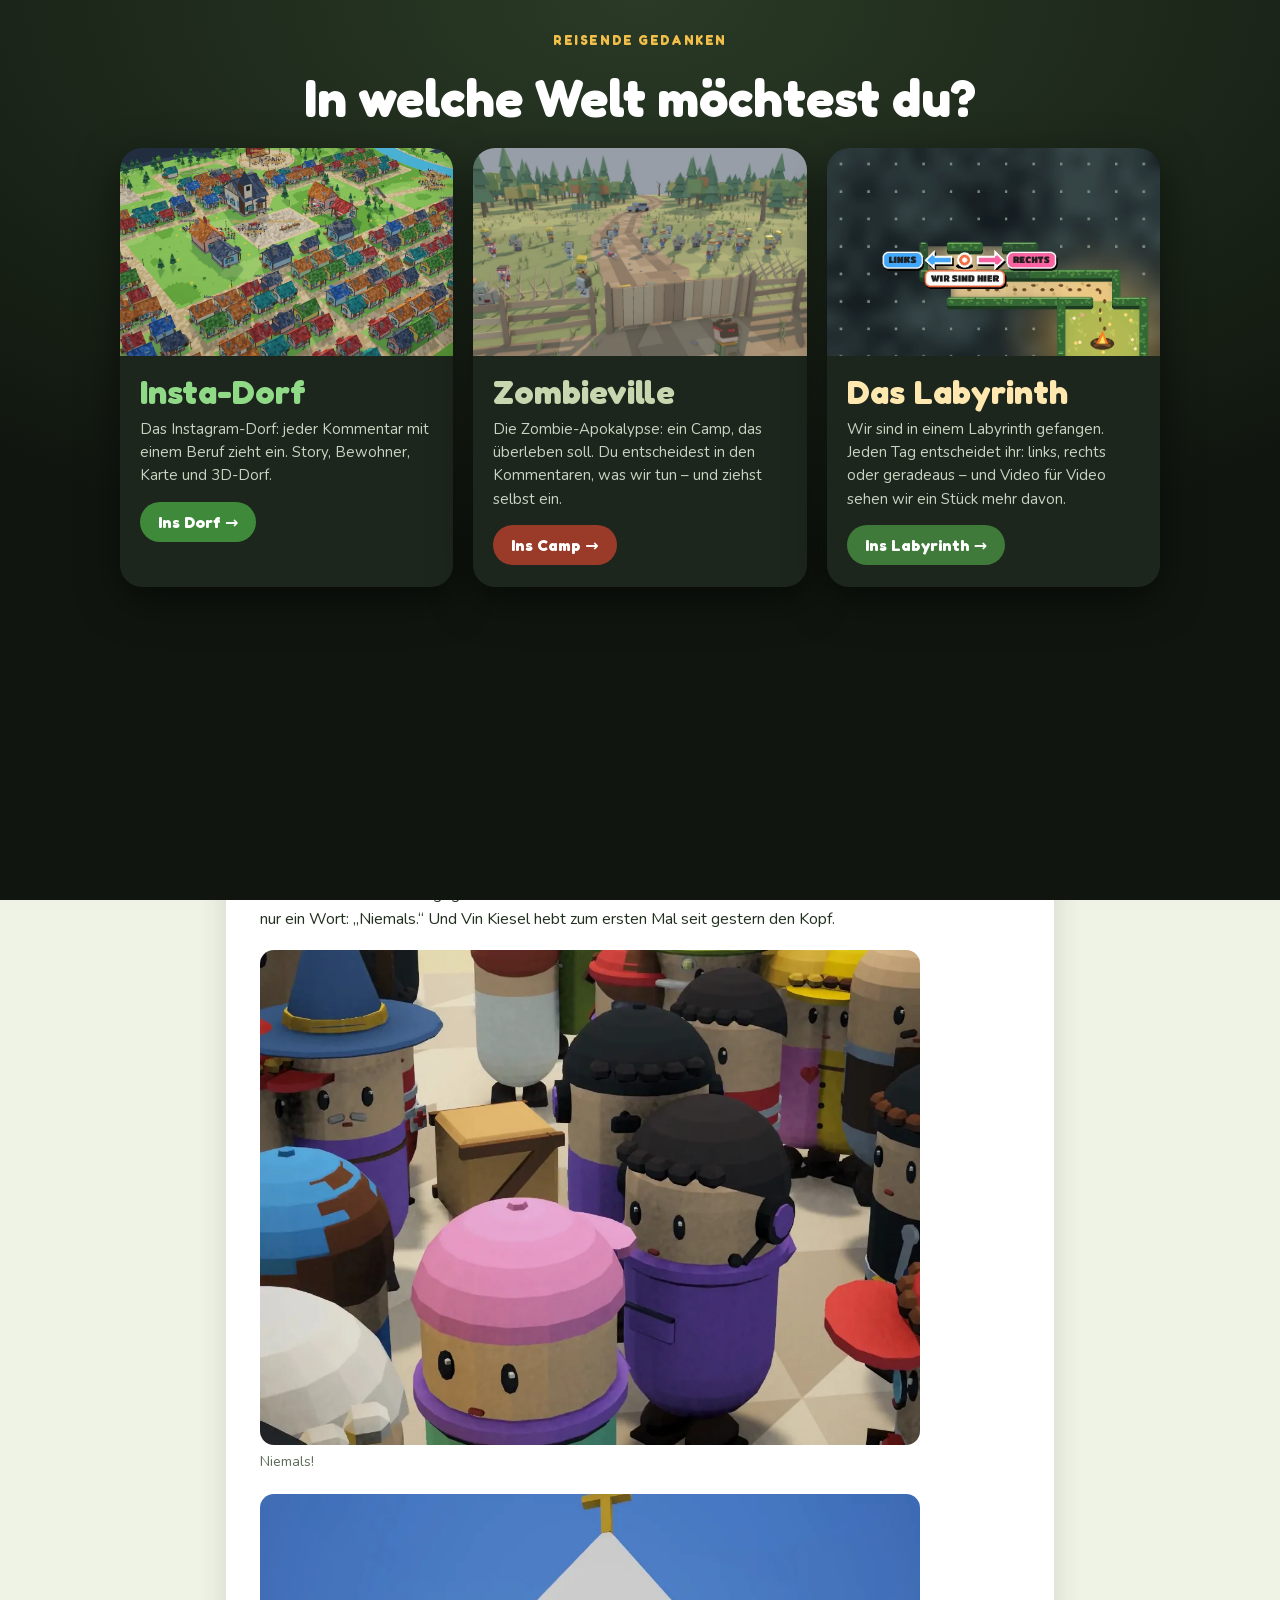
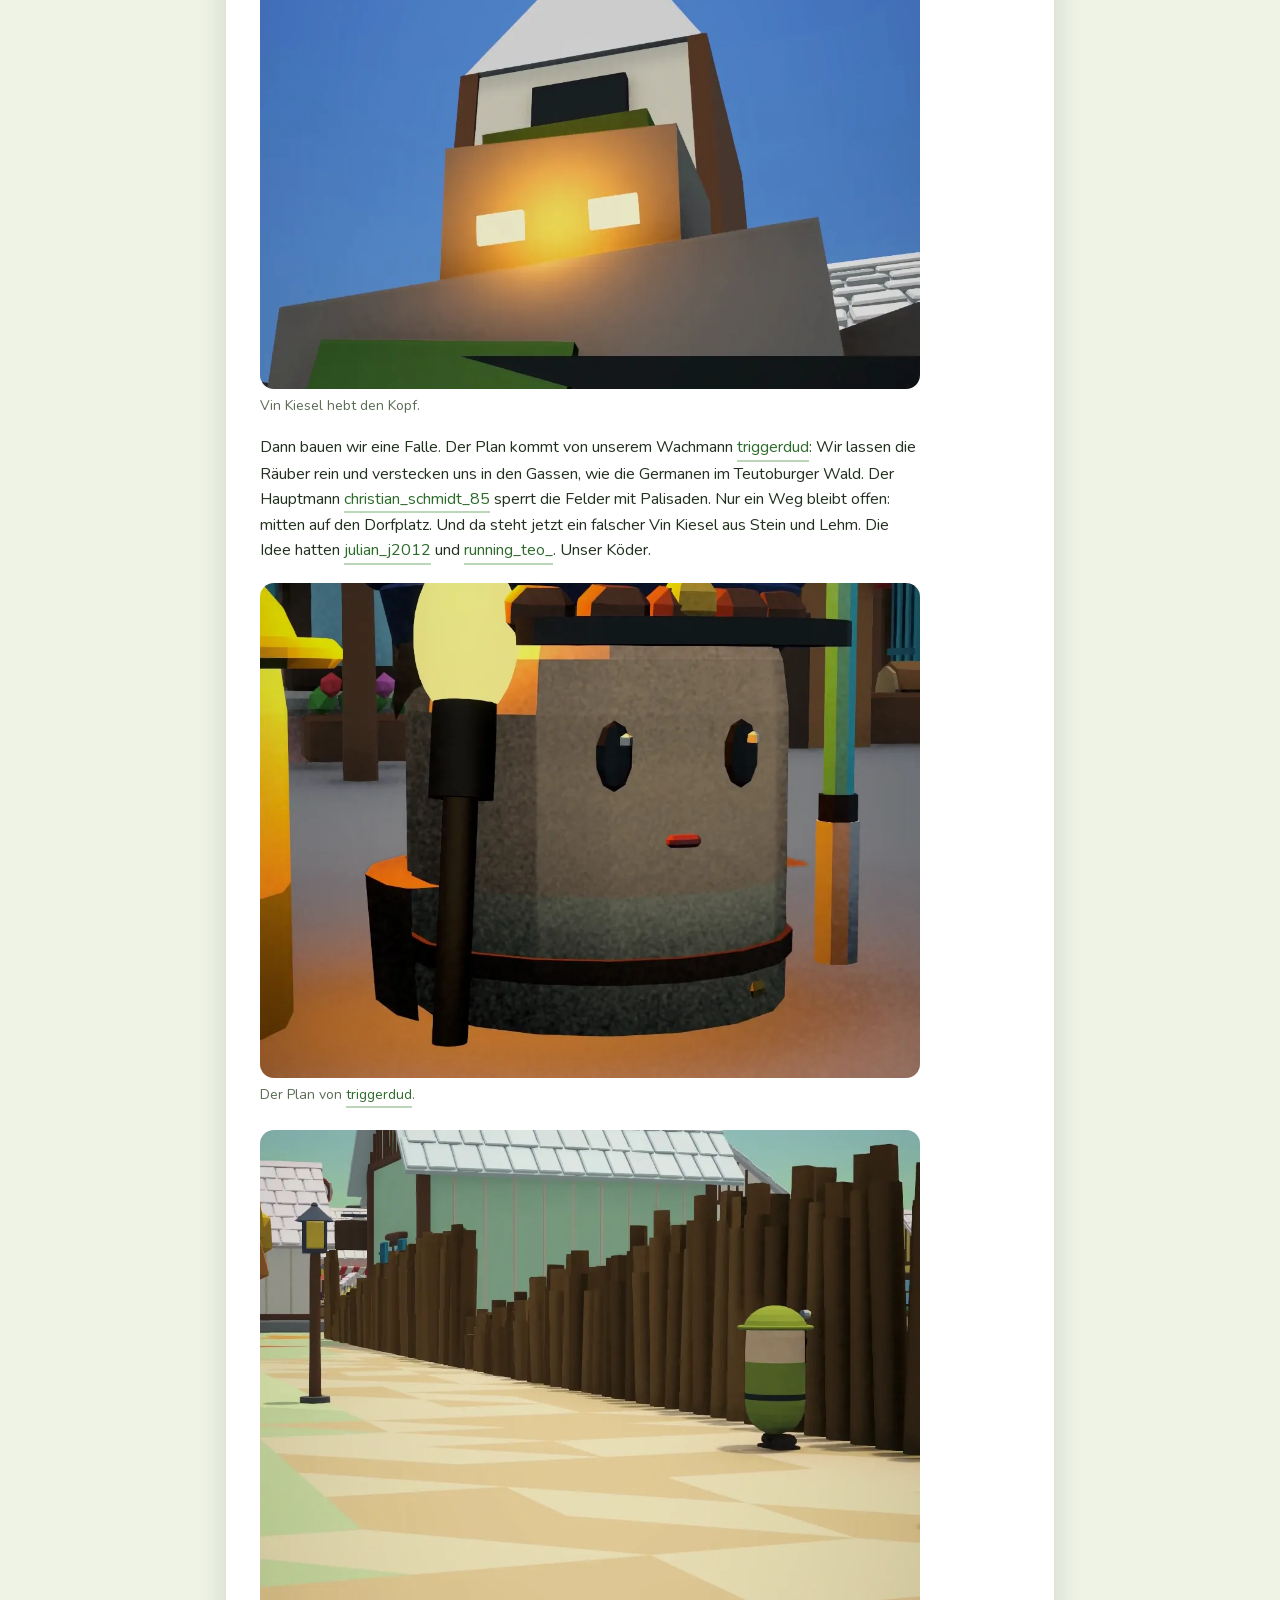
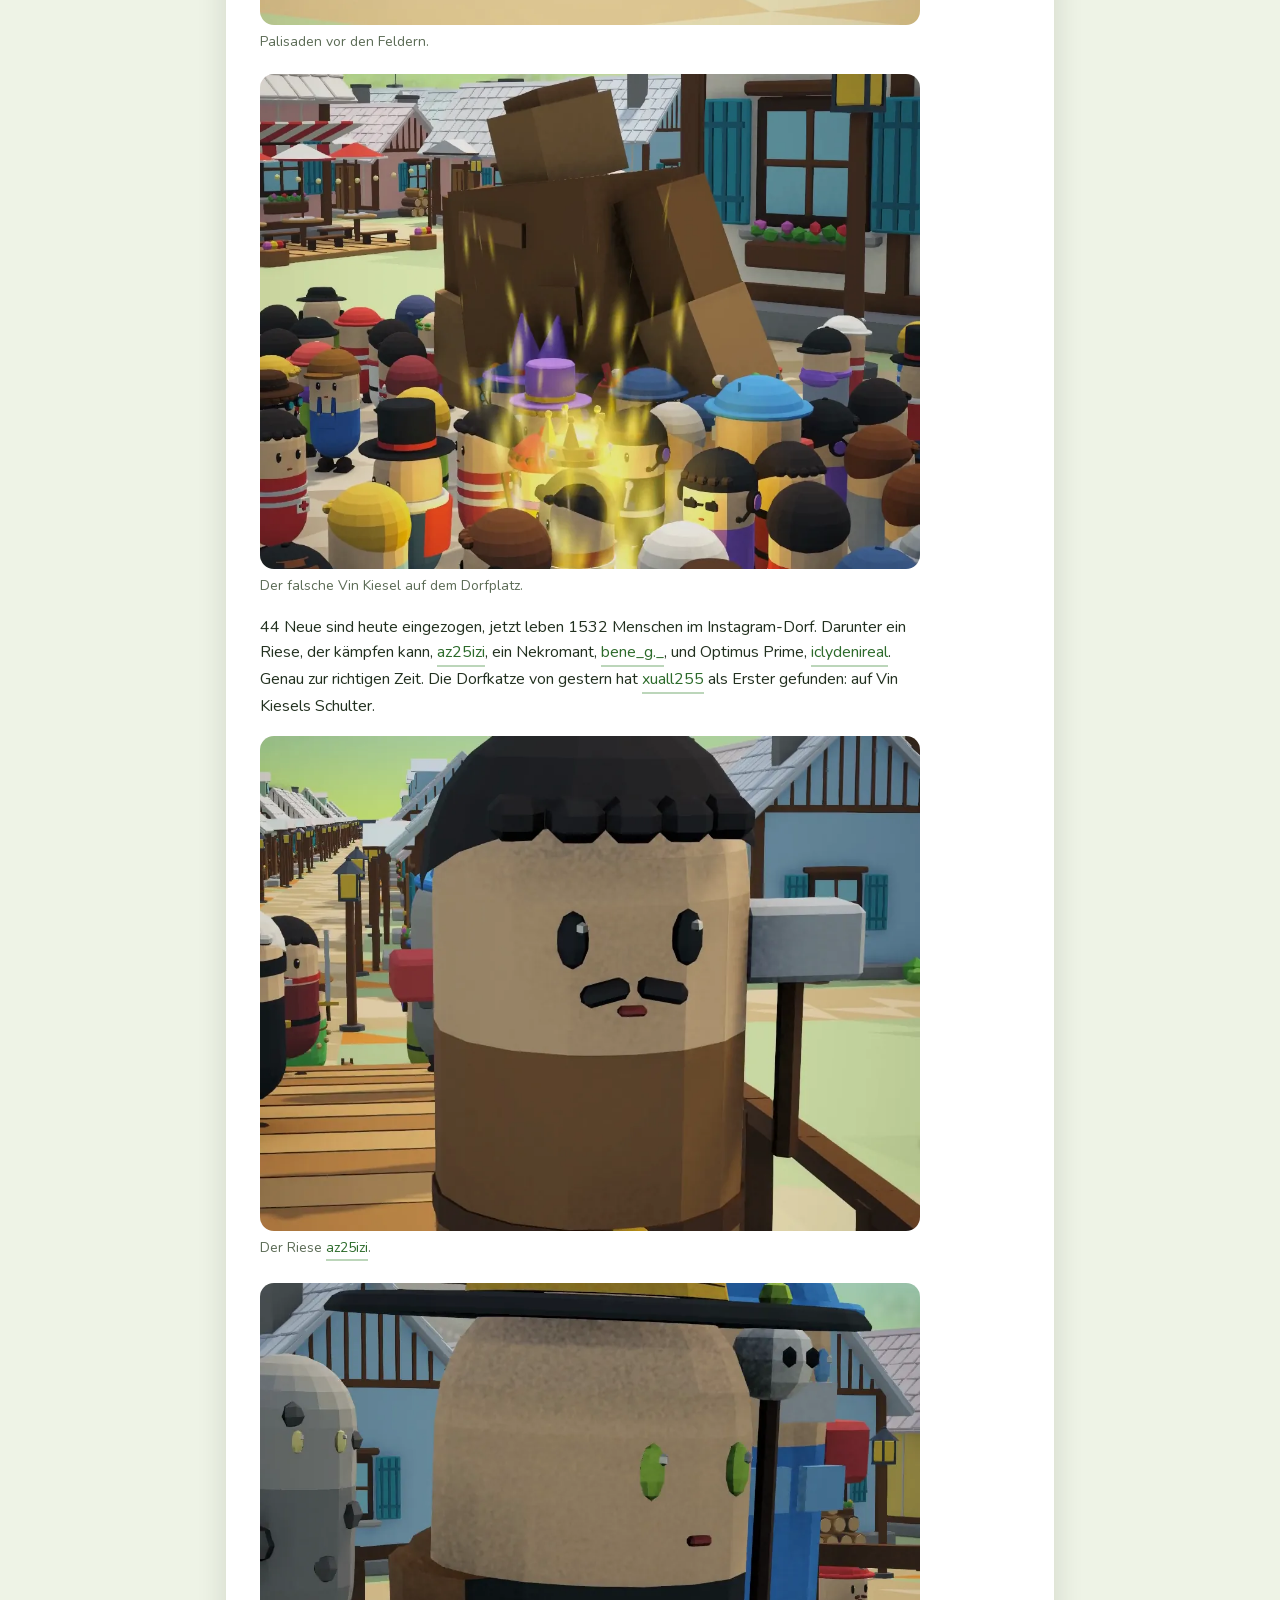
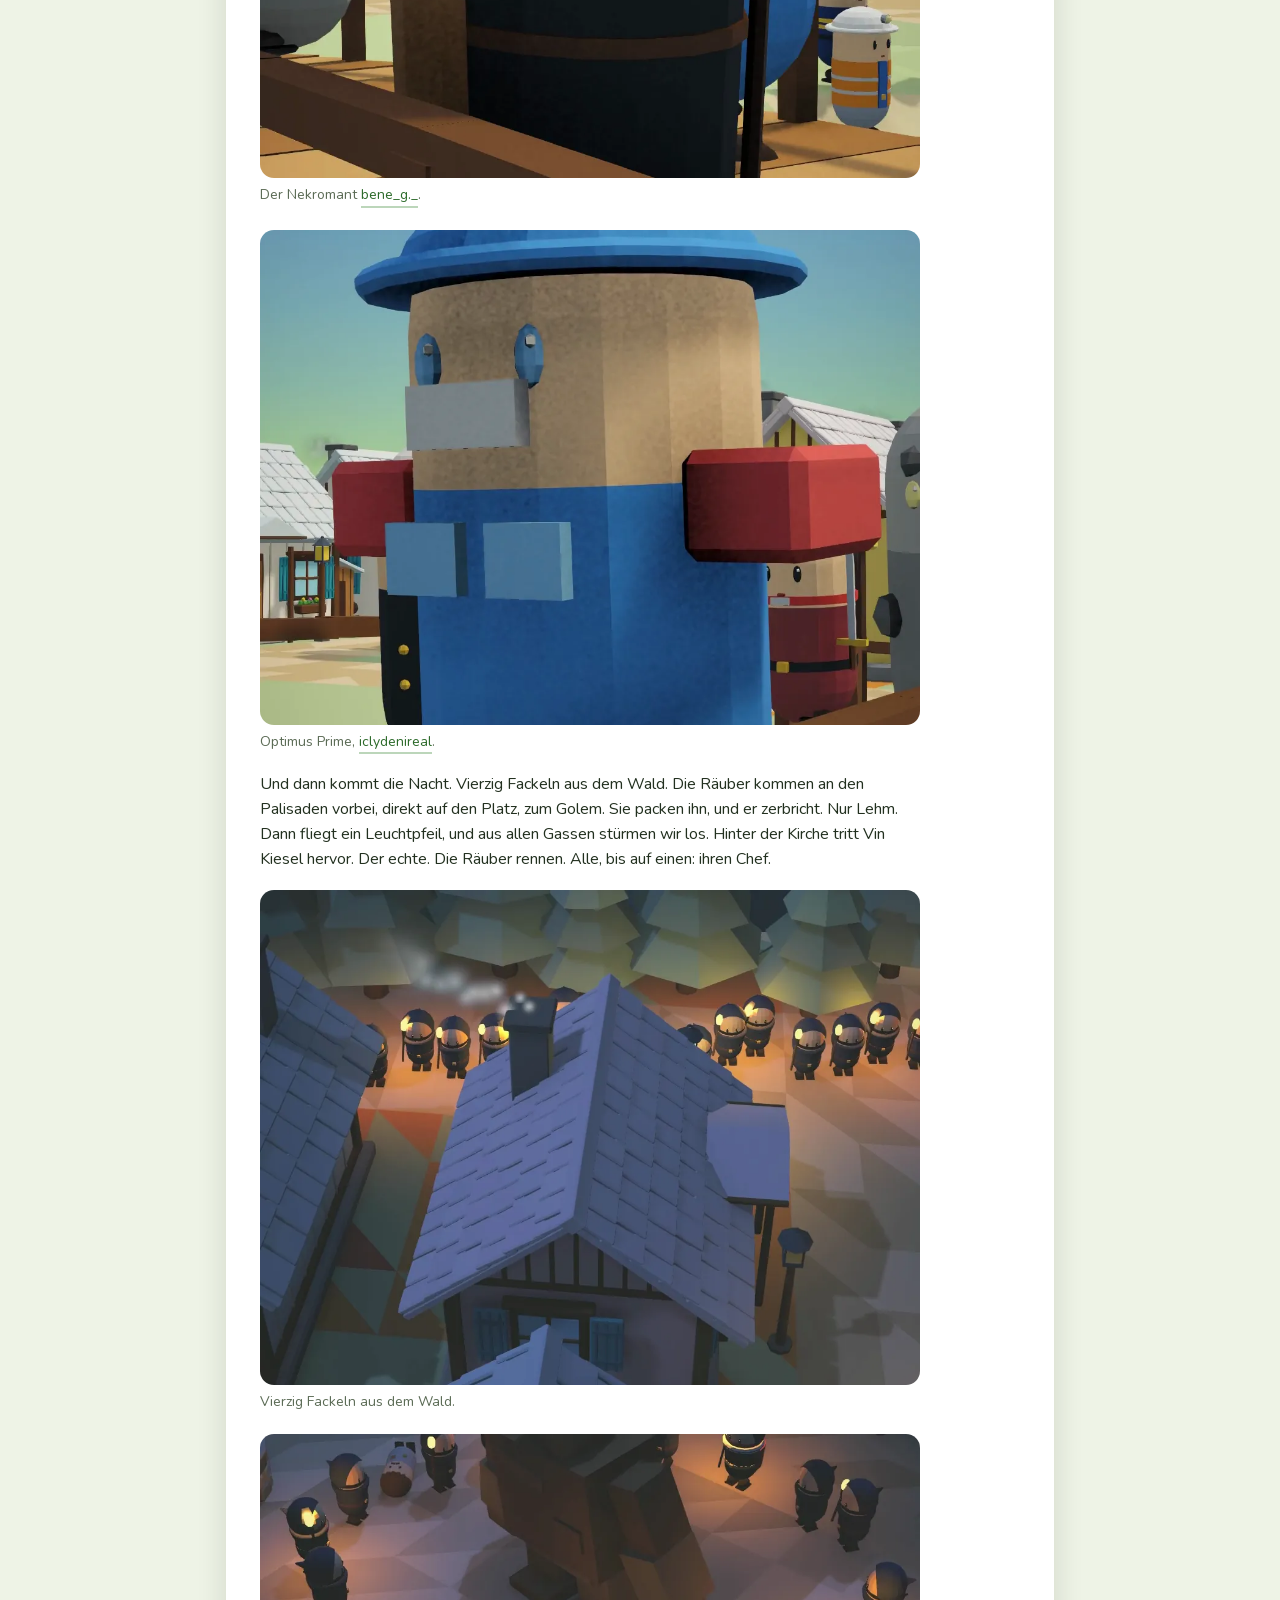
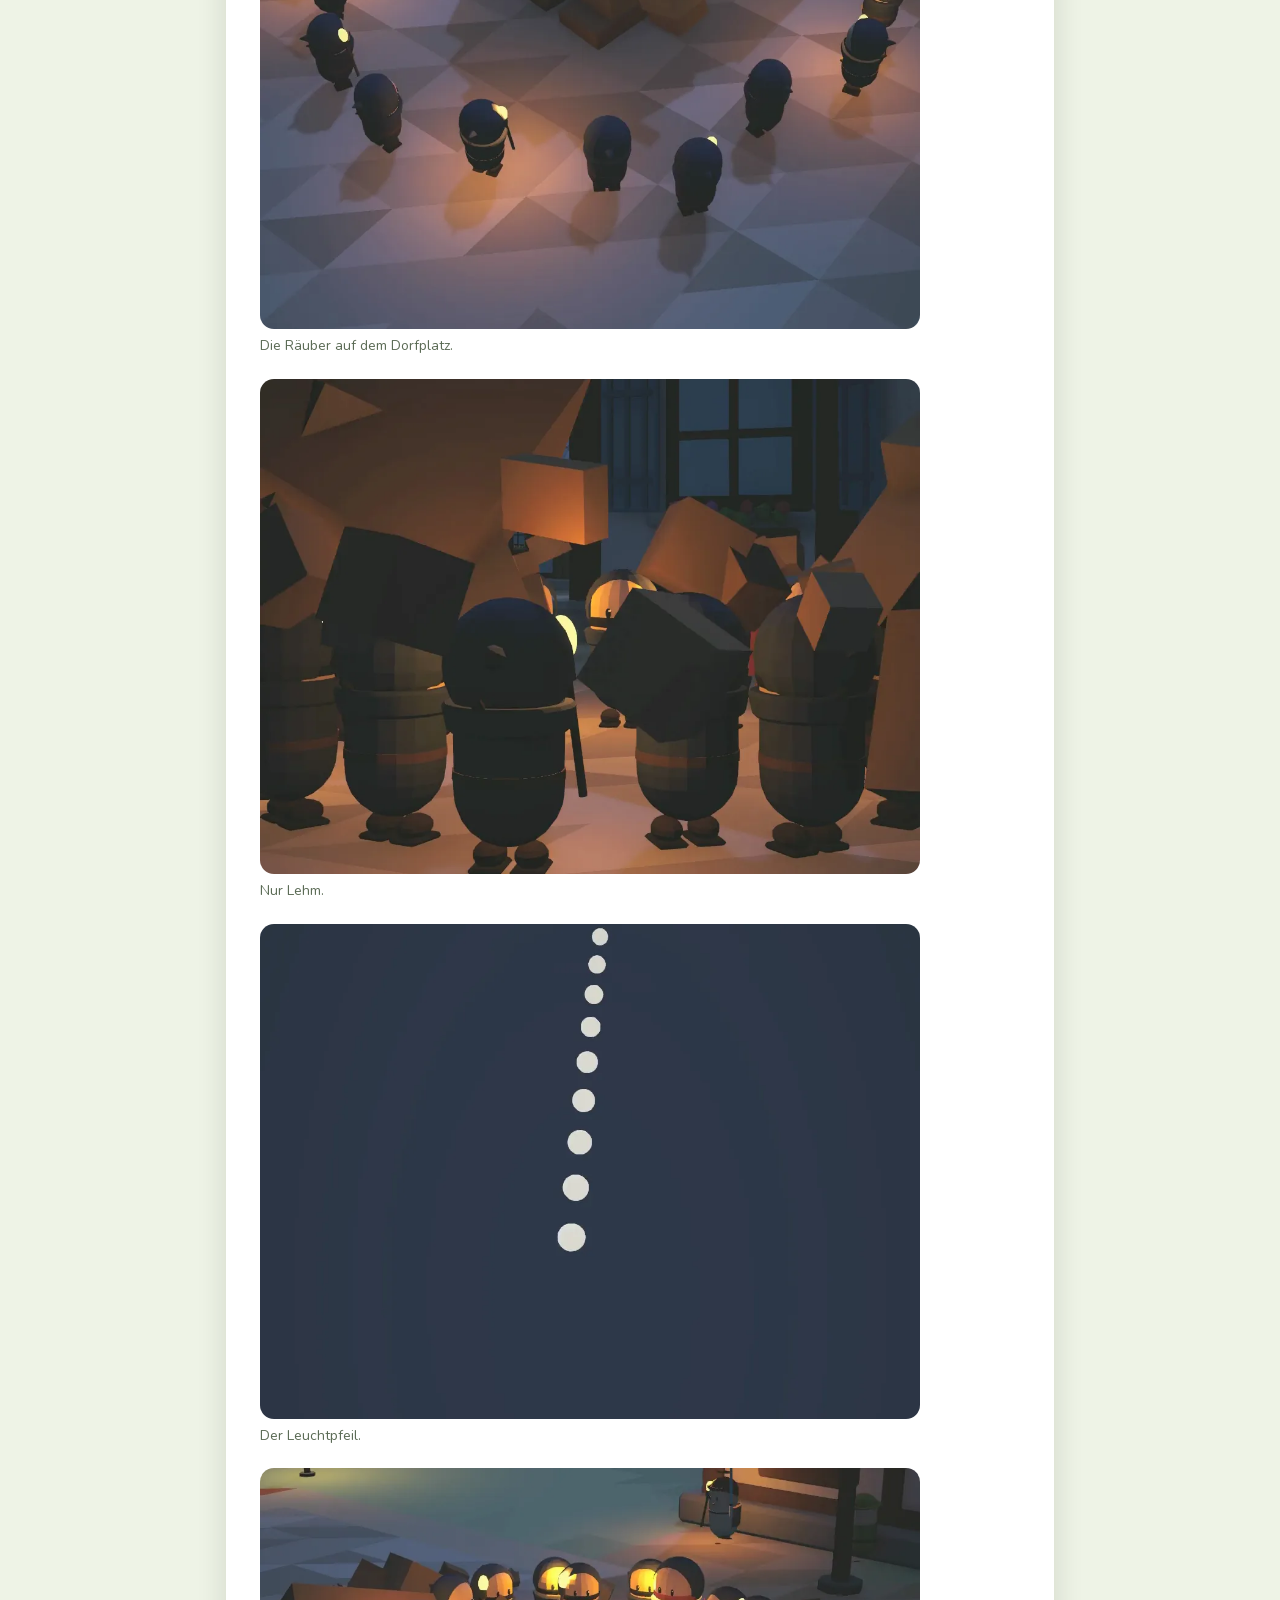
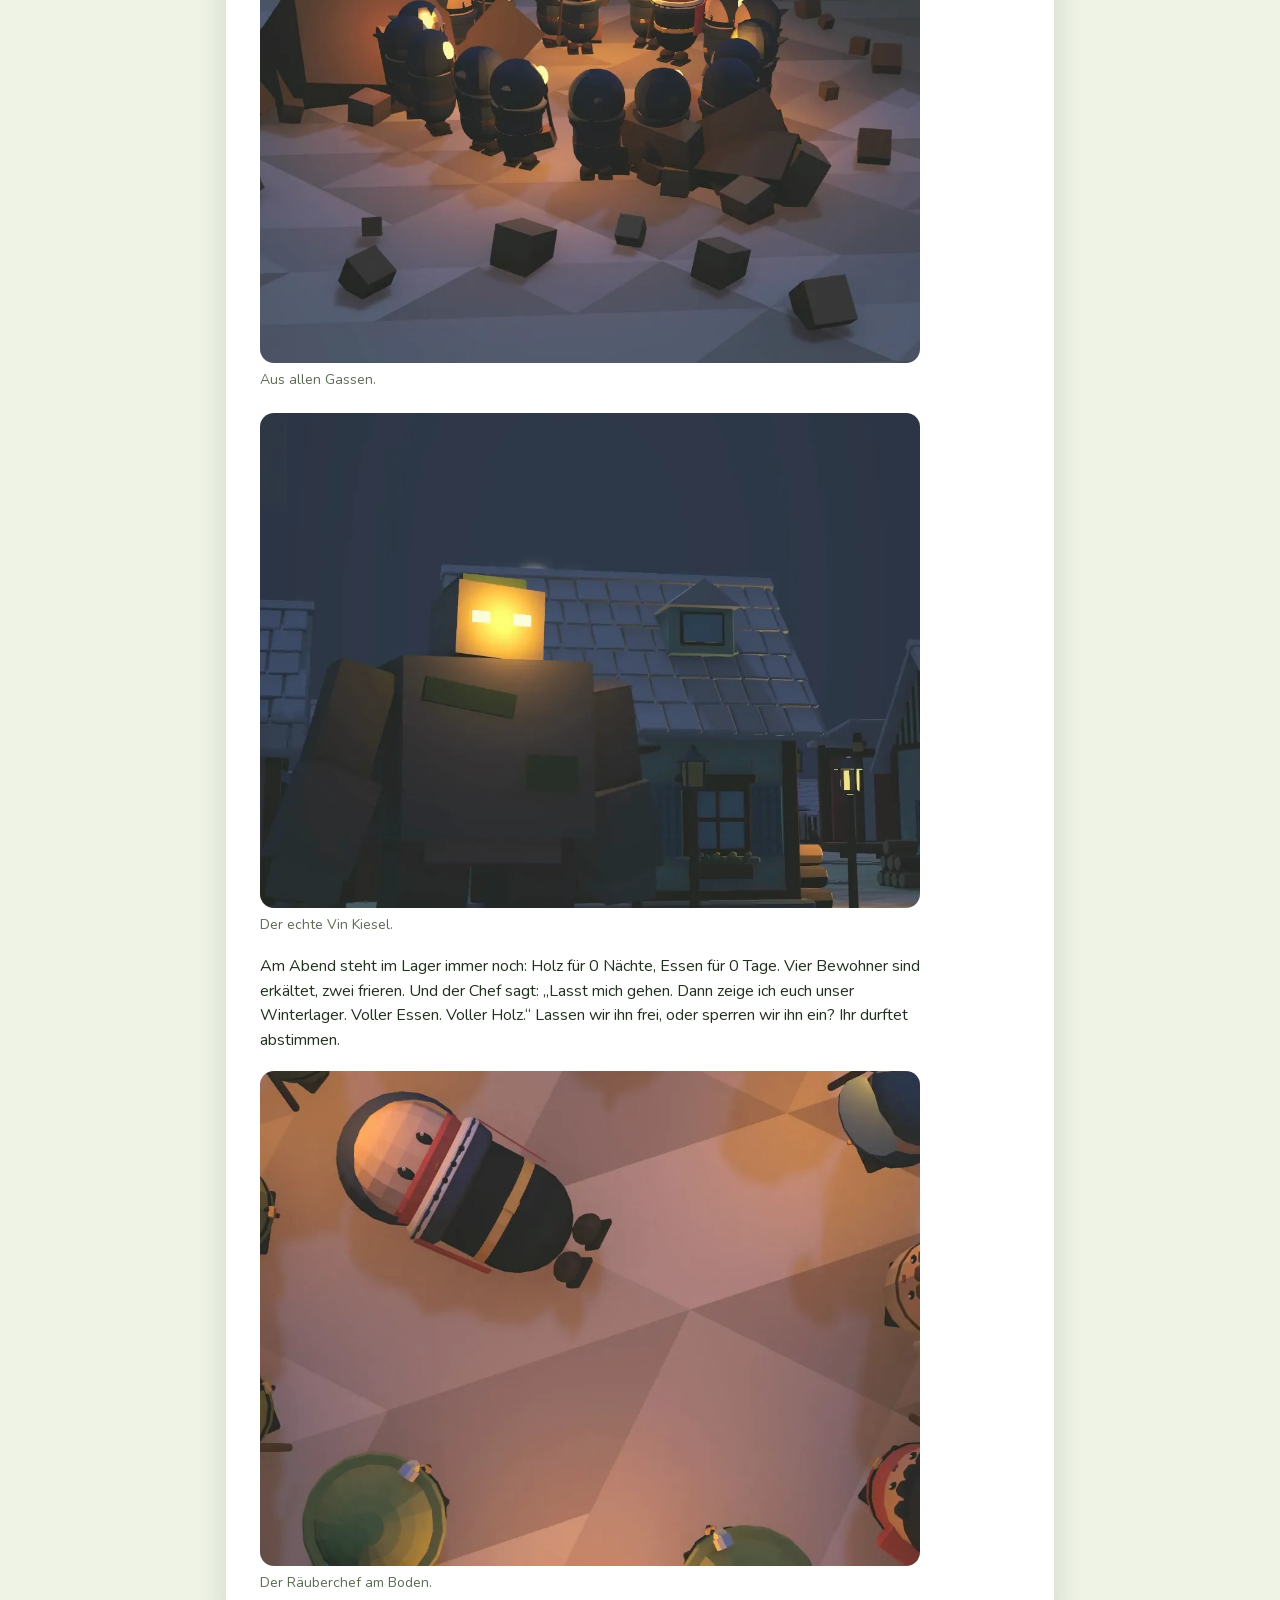
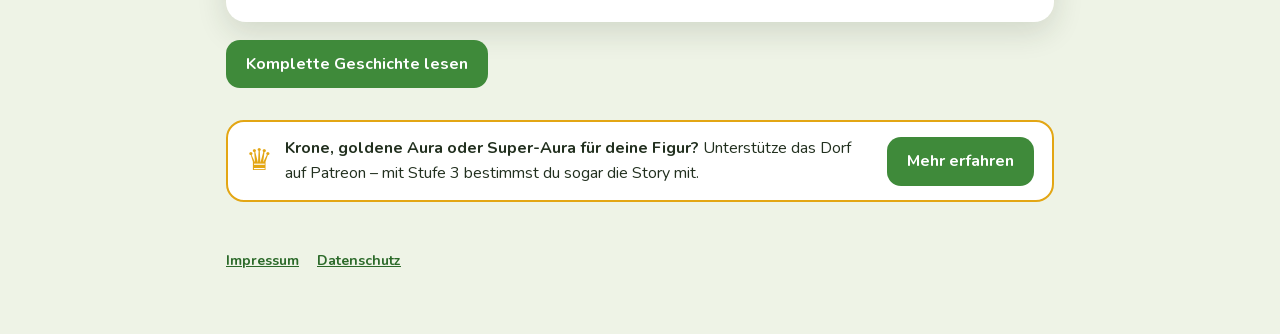
<file: index.html>
<!doctype html>
<html lang="de">
<head>
<meta charset="utf-8">
<meta name="viewport" content="width=device-width,initial-scale=1,viewport-fit=cover">
<title>Insta-Dorf</title>
</head>
<body>

<meta name="claude:viewport-fit-sides" content="cover">
<meta name="description" content="Das Instagram-Dorf: die Geschichte jedes Tages, alle Bewohner mit Profil und das Lager.">
<link rel="stylesheet" href="schrift/schriften.css">
<link rel="stylesheet" href="style.css?v=524395c4">

<section class="welten" id="welten" aria-labelledby="welten-titel" hidden>
  <div class="welten-innen">
    <p class="welten-kicker">Reisende Gedanken</p>
    <h1 id="welten-titel">In welche Welt möchtest du?</h1>
    <div class="welten-wahl">
      <button type="button" class="welt welt-dorf" id="welt-dorf" data-umami-event="Welt" data-umami-event-welt="Insta-Dorf">
        <span class="welt-bild" aria-hidden="true"></span>
        <span class="welt-text">
          <span class="welt-logo">Insta-Dorf</span>
          <span class="welt-unter">Das Instagram-Dorf: jeder Kommentar mit einem Beruf zieht ein. Story, Bewohner, Karte und 3D-Dorf.</span>
          <span class="welt-los">Ins Dorf →</span>
        </span>
      </button>
      <button type="button" class="welt welt-zombie" id="welt-zombie" data-umami-event="Welt" data-umami-event-welt="Zombieville">
        <span class="welt-bild" aria-hidden="true"></span>
        <span class="welt-text">
          <span class="welt-logo">Zombieville</span>
          <span class="welt-unter">Die Zombie-Apokalypse: ein Camp, das überleben soll. Du entscheidest in den Kommentaren, was wir tun – und ziehst selbst ein.</span>
          <span class="welt-los welt-los-zombie">Ins Camp →</span>
        </span>
      </button>
      <!-- Battle Insta Royale (30.10.2026, discarded 01.11.2026 - replaced by Das Labyrinth; markup kept, see BR_FREIGEGEBEN in bauen.py)
      <button type="button" class="welt welt-battle" id="welt-battle" data-umami-event="Welt" data-umami-event-welt="Battle Insta Royale">
        <span class="welt-bild" aria-hidden="true"></span>
        <span class="welt-text">
          <span class="welt-logo">Battle Insta Royale</span>
          <span class="welt-unter">Das erste Instagram-Battle-Royale: Kommentiere, als was du kämpfst, und du stehst auf der Karte. Die Zone wird kleiner, bis nur noch einer übrig ist.</span>
          <span class="welt-los welt-los-battle">Auf die Karte →</span>
        </span>
      </button>
      -->
      <!-- Das Labyrinth (01.11.2026, LAB_FREIGEGEBEN in bauen.py) -->
      <button type="button" class="welt welt-lab" id="welt-labyrinth" data-umami-event="Welt" data-umami-event-welt="Das Labyrinth">
        <span class="welt-bild" aria-hidden="true"></span>
        <span class="welt-text">
          <span class="welt-logo">Das Labyrinth</span>
          <span class="welt-unter">Wir sind in einem Labyrinth gefangen. Jeden Tag entscheidet ihr: links, rechts oder geradeaus – und Video für Video sehen wir ein Stück mehr davon.</span>
          <span class="welt-los welt-los-lab">Ins Labyrinth →</span>
        </span>
      </button>
    </div>
  </div>
</section>

<nav class="weltleiste" aria-label="Welt wechseln">
  <div class="huelle weltleiste-innen">
    <span class="weltleiste-titel">Welt:</span>
    <button type="button" class="weltknopf aktiv" id="welt-wechseln-dorf" aria-current="true">🏡 Insta-Dorf</button>
    <button type="button" class="weltknopf" id="welt-wechseln-zombie">🧟 Zombieville</button>
    <!-- <button type="button" class="weltknopf" id="welt-wechseln-battle">🗺️ Battle Insta Royale</button> (discarded 01.11.2026) -->
    <button type="button" class="weltknopf" id="welt-wechseln-labyrinth">🌿 Das Labyrinth</button>
    <button type="button" class="weltknopf weltknopf-alle" id="welten-zurueck">Alle Welten</button>
  </div>
</nav>

<div class="zv" id="zombieville" hidden>
  <header class="kopf zv-kopf">
    <div class="kopf-bild zv-kopf-bild" aria-hidden="true"></div>
    <div class="huelle kopf-innen">
      <p class="kicker">Die Zombie-Apokalypse</p>
      <h1>Zombieville</h1>
      <p class="unter">Ein Camp, das die Zombie-Apokalypse überleben soll. Ihr entscheidet in den Kommentaren, was wir tun – und wer kommentiert, zieht ins Camp ein.</p>
      <a class="patreon-knopf" href="https://www.patreon.com/ReisendeGedanken" target="_blank" rel="noopener" data-umami-event="Patreon" data-umami-event-ort="zombieville-oben">Unterstütze Zombieville auf Patreon</a>
      <dl class="zahlen">
        <div><dt>Tag</dt><dd id="zv-tag">0</dd></div>
        <div><dt>Überlebende</dt><dd id="zv-ueberlebende">0</dd></div>
        <div><dt id="zv-einzug-titel">Ziehen an Tag 1 ein</dt><dd id="zv-einzug">…</dd></div>
      </dl>
    </div>
  </header>
  <nav class="zv-leiste" aria-label="Bereiche in Zombieville">
    <div class="huelle reiter" role="tablist">
      <button type="button" role="tab" class="reiter-knopf" id="zv-tab-uebersicht" data-zvtab="uebersicht" aria-controls="zv-panel-uebersicht" aria-selected="true" data-umami-event="Zombieville Reiter" data-umami-event-reiter="Übersicht">Übersicht</button>
      <button type="button" role="tab" class="reiter-knopf" id="zv-tab-story" data-zvtab="story" aria-controls="zv-panel-story" aria-selected="false" data-umami-event="Zombieville Reiter" data-umami-event-reiter="Story">Story</button>
      <button type="button" role="tab" class="reiter-knopf" id="zv-tab-bewohner" data-zvtab="bewohner" aria-controls="zv-panel-bewohner" aria-selected="false" data-umami-event="Zombieville Reiter" data-umami-event-reiter="Bewohner">Bewohner</button>
      <button type="button" role="tab" class="reiter-knopf" id="zv-tab-farm" data-zvtab="farm" aria-controls="zv-panel-farm" aria-selected="false" data-umami-event="Zombieville Reiter" data-umami-event-reiter="Farm">Farm</button>
      <button type="button" role="tab" class="reiter-knopf" id="zv-tab-lager" data-zvtab="lager" aria-controls="zv-panel-lager" aria-selected="false" data-umami-event="Zombieville Reiter" data-umami-event-reiter="Lager">Lager</button>
      <!-- Crafting tab hidden (Thomas 28.10.2026: comes into the game later); panel + code stay, put this button back to show it again
      <button type="button" role="tab" class="reiter-knopf" id="zv-tab-crafting" data-zvtab="crafting" aria-controls="zv-panel-crafting" aria-selected="false" data-umami-event="Zombieville Reiter" data-umami-event-reiter="Crafting">Crafting</button>
      -->
      <button type="button" class="reiter-knopf zv-bald" id="zv-tab-spielen" aria-disabled="true" aria-describedby="zv-spielen-hinweis" data-umami-event="Zombieville Reiter" data-umami-event-reiter="Spielen (bald)">Spielen <span class="zv-bald-marke">Coming Soon</span></button>
    </div>
    <p class="huelle zv-spielen-hinweis" id="zv-spielen-hinweis" role="status" hidden>Bald kannst du hier selbst im Camp spielen.</p>
  </nav>
  <main class="huelle zv-main">
    <div class="zv-panel" id="zv-panel-uebersicht" role="tabpanel" aria-labelledby="zv-tab-uebersicht">
    <!-- no Instagram video embeds/links any more (Thomas 28.10.2026: they only pull the view numbers down); the newest story day instead -->
    <section class="zv-block zv-neu" id="zv-neu" aria-labelledby="zv-neu-titel" hidden>
      <button type="button" class="zv-neu-bild" id="zv-neu-bild" data-zvgehe="story" aria-label="Zur Story"></button>
      <div class="zv-neu-text">
        <p class="etikett" id="zv-neu-etikett">Die Story</p>
        <h2 id="zv-neu-titel">Was bisher geschah</h2>
        <p id="zv-neu-anfang"></p>
        <button type="button" class="knopf zv-knopf" data-zvgehe="story">Ganze Story lesen</button>
      </div>
    </section>

    <!-- Zombieville browser game (zombieville/spiel/): link prepared, switched off until Thomas gives the OK (26.10.2026).
         To switch it on: remove these comment marks and set ZV_SPIEL_FREIGEGEBEN = True in bauen.py.
    <section class="zv-block zv-video" aria-labelledby="zv-spiel-titel">
      <a class="zv-video-bild" href="zombieville/spiel/" data-umami-event="Zombieville Spiel"><img src="bilder_zombie/plakat.webp" alt="Das Zombieville-Camp" width="540" height="960" loading="lazy"></a>
      <div class="zv-video-text">
        <p class="etikett">Im Browser spielen</p>
        <h2 id="zv-spiel-titel">Lauf selbst durchs Camp</h2>
        <p>Holz hacken, Pilze sammeln, an der Werkbank einen Bogen bauen und die Zombies draußen halten. Mit deinem Instagram-Namen bekommst du deine Figur aus dem Camp.</p>
        <a class="knopf zv-knopf" href="zombieville/spiel/" data-umami-event="Zombieville Spiel">Jetzt spielen</a>
      </div>
    </section>
    -->

    <section class="zv-block" aria-labelledby="zv-mitmachen-titel">
      <h2 id="zv-mitmachen-titel">So kommst du ins Camp</h2>
      <ol class="zv-schritte">
        <li><strong>Folge <a href="https://www.instagram.com/reisendegedanken/" target="_blank" rel="noopener">@reisendegedanken</a></strong> auf Instagram.</li>
        <li><strong>Kommentiere unter dem neuesten Video:</strong> Was sollen wir tun, um zu überleben? Mauern bauen, Fallen stellen, Felder anlegen, Waffen schmieden …</li>
        <li><strong>Schreib dazu, wie du hilfst:</strong> als Jäger, Ärztin, Wache am Tor, Mechaniker … egal was.</li>
      </ol>
      <p class="hinweis-klein">Wer kommentiert und dem Kanal folgt, zieht am nächsten Tag ins Camp ein. Die besten Ideen setzen wir um.</p>
    </section>

    <section class="zv-block" id="zv-ideen-block" aria-labelledby="zv-ideen-titel" hidden>
      <h2 id="zv-ideen-titel">Eure Ideen</h2>
      <ol class="zv-ideen" id="zv-ideen"></ol>
    </section>

    <section class="zv-block" id="zv-rollen-block" aria-labelledby="zv-rollen-titel" hidden>
      <h2 id="zv-rollen-titel">So wollt ihr helfen</h2>
      <ul class="zv-rollen" id="zv-rollen"></ul>
    </section>
    </div>

    <div class="zv-panel" id="zv-panel-story" role="tabpanel" aria-labelledby="zv-tab-story" hidden>
      <div class="tage zv-tage" id="zv-tage" role="group" aria-label="Tag auswählen"></div>
      <div id="zv-story-inhalt"><p class="hinweis-klein">Lade die Story …</p></div>
      <button type="button" class="knopf zv-knopf zv-komplett" id="zv-komplett" hidden>Ganze Geschichte lesen</button>
    </div>

    <div class="zv-panel" id="zv-panel-bewohner" role="tabpanel" aria-labelledby="zv-tab-bewohner" hidden>
      <div class="suchleiste zv-suchleiste">
        <label for="zv-suche" class="sr">Insta-Namen oder Rolle suchen</label>
        <input id="zv-suche" type="search" placeholder="Deinen Insta-Namen oder eine Rolle suchen" autocomplete="off" spellcheck="false">
        <div class="filter zv-filter" id="zv-gruppen" role="group" aria-label="Filter"></div>
        <div class="filter zv-filter zv-filter-tage" id="zv-einzugstage" role="group" aria-label="Nach Einzugstag filtern"></div>
      </div>
      <p class="treffer" id="zv-treffer" aria-live="polite"></p>
      <div id="zv-bewohner"></div>
    </div>

    <div class="zv-panel" id="zv-panel-farm" role="tabpanel" aria-labelledby="zv-tab-farm" hidden>
      <section class="zv-block" aria-labelledby="zv-farm-titel">
        <h2 id="zv-farm-titel">Die Farm</h2>
        <p>Unser Camp: eine alte Farm mit Zaun und Scheunentor nach Süden – an der Straße entsteht gerade die neue Steinmauer. Drinnen Farmhaus, Lagerhaus, Schmiede, Sanitätszelt, Werkbank, Brunnen, Aufgabenbrett und viele Zelte, draußen Hügel, Wald, die Straße zur alten Tankstelle, der Feldweg zum Wachturm, der Weg hinauf auf den Berg, das Alte Dorf und der See mit Bootssteg.</p>
        <div class="zv-farm" id="zv-farm">
          <p class="zv-farm-status" id="zv-farm-status">Lade die Farm …</p>
          <div class="zv-farm-knoepfe">
            <button type="button" class="zv-farm-knopf" id="zv-farm-namen" aria-pressed="true">Namen</button>
            <button type="button" class="zv-farm-knopf" id="zv-farm-zurueck">Zum Camp</button>
          </div>
        </div>
        <p class="hinweis-klein">Ziehen: drehen · Zwei Finger oder Mausrad: zoomen · Rechte Maustaste oder zwei Finger: verschieben</p>
      </section>
    </div>

    <div class="zv-panel" id="zv-panel-lager" role="tabpanel" aria-labelledby="zv-tab-lager" hidden>
      <section class="zv-block" aria-labelledby="zv-lager-titel">
        <p class="etikett" id="zv-lager-stand">Stand …</p>
        <h2 id="zv-lager-titel">Das haben wir auf Lager</h2>
        <ul class="zv-lager" id="zv-lager"></ul>
        <p class="zv-lager-regel" id="zv-lager-regel" hidden></p>
      </section>
    </div>

    <div class="zv-panel" id="zv-panel-crafting" role="tabpanel" aria-labelledby="zv-tab-crafting" hidden>
      <section class="zv-block" aria-labelledby="zv-crafting-titel">
        <p class="etikett" id="zv-crafting-stand">Rezepte</p>
        <h2 id="zv-crafting-titel">Was man im Camp herstellen kann</h2>
        <p>Manche Rezepte kennt jeder, andere sind geheim und müssen erst durch Ausprobieren entdeckt werden. Ein <strong>?</strong> ist noch nicht gefunden. Tippe auf ein gefundenes Rezept, um zu sehen, wie es geht.</p>
        <div id="zv-crafting"></div>
      </section>
    </div>

    <aside class="supporter-leiste zv-patreon">
      <span class="supporter-krone">♛</span>
      <p><strong>Krone und Aura im Spiel + Einblicke hinter die Kulissen?</strong> Zombieville läuft über dasselbe Patreon wie das Insta-Dorf.</p>
      <a class="knopf" href="https://www.patreon.com/ReisendeGedanken" target="_blank" rel="noopener" data-umami-event="Patreon" data-umami-event-ort="zombieville-leiste">Zu Patreon</a>
    </aside>
  </main>
</div>

<!-- Battle Insta Royale (30.10.2026, discarded 01.11.2026 and replaced by Das Labyrinth - the markup stays for later, switched off by this comment):
<div class="br" id="battleroyale" hidden>
  <header class="kopf br-kopf">
    <div class="kopf-bild br-kopf-bild" aria-hidden="true"></div>
    <div class="huelle kopf-innen">
      <p class="kicker">Das erste Instagram-Battle-Royale</p>
      <h1>Battle Insta Royale</h1>
      <p class="unter">Ein Kommentar, und du stehst auf der Karte. Jeden Tag ein Video, die Zone wird kleiner, bis nur noch einer übrig ist. Hier siehst du, wo du gerade bist.</p>
      <p class="br-status" id="br-status">…</p>
      <dl class="zahlen">
        <div><dt>Tag</dt><dd id="br-tag">0</dd></div>
        <div><dt>Noch am Leben</dt><dd id="br-lebend">0</dd></div>
        <div><dt>Ausgeschieden</dt><dd id="br-ausgeschieden">0</dd></div>
      </dl>
    </div>
  </header>
  <nav class="br-leiste" aria-label="Bereiche in Battle Insta Royale">
    <div class="huelle reiter" role="tablist">
      <button type="button" role="tab" class="reiter-knopf" id="br-tab-karte" data-brtab="karte" aria-controls="br-panel-karte" aria-selected="true" data-umami-event="Battle Royale Reiter" data-umami-event-reiter="Karte">Karte</button>
      <button type="button" role="tab" class="reiter-knopf" id="br-tab-teilnehmer" data-brtab="teilnehmer" aria-controls="br-panel-teilnehmer" aria-selected="false" data-umami-event="Battle Royale Reiter" data-umami-event-reiter="Teilnehmer">Teilnehmer</button>
      <button type="button" role="tab" class="reiter-knopf" id="br-tab-chronik" data-brtab="chronik" aria-controls="br-panel-chronik" aria-selected="false" data-umami-event="Battle Royale Reiter" data-umami-event-reiter="Chronik">Chronik</button>
      <button type="button" role="tab" class="reiter-knopf" id="br-tab-mitmachen" data-brtab="mitmachen" aria-controls="br-panel-mitmachen" aria-selected="false" data-umami-event="Battle Royale Reiter" data-umami-event-reiter="Mitmachen">Mitmachen</button>
    </div>
  </nav>
  <main class="huelle br-main">
    <p class="br-beispiel" id="br-beispiel" hidden>Testdaten: Diese Namen sind Platzhalter, die Runde hat noch nicht begonnen.</p>

    <div class="br-panel" id="br-panel-karte" role="tabpanel" aria-labelledby="br-tab-karte">
      <section class="br-block" aria-label="Die Karte">
        <div class="br-suchleiste">
          <label for="br-suche" class="sr">Deinen Insta-Namen suchen</label>
          <input id="br-suche" type="search" placeholder="Deinen Insta-Namen suchen, dein Marker leuchtet auf" autocomplete="off" spellcheck="false">
          <p class="hinweis-klein" id="br-suche-treffer" aria-live="polite"></p>
        </div>
        <div class="br-karte" id="br-karte-box">
          <img id="br-karte-bild" src="bilder_br/karte.webp" alt="Die Karte von Battle Insta Royale: 50 Orte auf einem Raster von A bis P und 1 bis 16" width="2000" height="2279" decoding="async">
          <canvas id="br-canvas" aria-hidden="true"></canvas>
        </div>
        <div class="br-legende" id="br-legende">
          <span><i class="br-l-zone"></i>Zone heute</span><span><i class="br-l-zone-morgen"></i>Zone morgen</span>
          <span><i class="br-l-bombe"></i>Bomben heute</span><span><i class="br-l-bombe-morgen"></i>Bomben morgen</span>
          <span><i class="br-l-mine"></i>Minenfeld entdeckt</span><span><i class="br-l-marker"></i>Teilnehmer</span>
        </div>
        <div class="br-schalter">
          <label><input type="checkbox" id="br-tote"> Ausgeschiedene zeigen</label>
          <label><input type="checkbox" id="br-namen"> Namen an den Markern</label>
        </div>
        <div class="br-info" id="br-info" hidden></div>
        <p class="hinweis-klein">Tippe auf einen Ort oder einen Marker. Stand: der zuletzt gepostete Tag. Minenfelder erscheinen erst, wenn jemand drauftritt.</p>
      </section>
      <section class="br-block" id="br-ansage-block" aria-labelledby="br-ansage-titel" hidden>
        <h2 id="br-ansage-titel">Ansage für morgen</h2>
        <ul class="br-ansage" id="br-ansage"></ul>
      </section>
    </div>

    <div class="br-panel" id="br-panel-teilnehmer" role="tabpanel" aria-labelledby="br-tab-teilnehmer" hidden>
      <div class="suchleiste br-suchleiste2">
        <label for="br-suche2" class="sr">Insta-Namen oder Rolle suchen</label>
        <input id="br-suche2" type="search" placeholder="Insta-Namen oder Rolle suchen" autocomplete="off" spellcheck="false">
        <div class="filter" id="br-filter" role="group" aria-label="Filter"></div>
      </div>
      <p class="treffer" id="br-treffer" aria-live="polite"></p>
      <div class="br-tabelle-huelle">
        <table class="br-tabelle" id="br-tabelle">
          <thead><tr>
            <th scope="col"><button type="button" data-brsort="name">Name</button></th>
            <th scope="col"><button type="button" data-brsort="rolle">Rolle</button></th>
            <th scope="col" class="br-num"><button type="button" data-brsort="kills">Kills</button></th>
            <th scope="col"><button type="button" data-brsort="status">Status</button></th>
            <th scope="col"><button type="button" data-brsort="zelle">Sektor</button></th>
          </tr></thead>
          <tbody id="br-tbody"></tbody>
        </table>
      </div>
      <button type="button" class="knopf br-knopf" id="br-mehr" hidden>Mehr anzeigen</button>
    </div>

    <div class="br-panel" id="br-panel-chronik" role="tabpanel" aria-labelledby="br-tab-chronik" hidden>
      <div id="br-chronik-liste"><p class="hinweis-klein">Noch kein Tag gespielt.</p></div>
    </div>

    <div class="br-panel" id="br-panel-mitmachen" role="tabpanel" aria-labelledby="br-tab-mitmachen" hidden>
      <section class="br-block" aria-labelledby="br-mitmachen-titel">
        <h2 id="br-mitmachen-titel">So machst du mit</h2>
        <ol class="zv-schritte">
          <li><strong>Folge <a href="https://www.instagram.com/reisendegedanken/" target="_blank" rel="noopener">@reisendegedanken</a></strong> auf Instagram.</li>
          <li><strong>Kommentiere unter dem neuesten Video, als was du kämpfst:</strong> Soldatin, Scharfschütze, Ninja, Ritter mit Schwert, Sanitäterin … Hier geht es ums Kämpfen. Bäcker, Friseurin und Finanzamt dürfen auch mit – sie verlieren nur meistens.</li>
          <li><strong>Am nächsten Tag</strong> landest du mit deinem Instagram-Namen auf der Karte. Wo, entscheidet deine Rolle und ein bisschen Glück.</li>
        </ol>
        <p class="hinweis-klein">Wer kommentiert und dem Kanal folgt, ist am nächsten Tag dabei. Hier erscheinen nur dein Name und deine Rolle, nie der Kommentar selbst.</p>
      </section>
      <section class="br-block" aria-labelledby="br-regeln-titel">
        <h2 id="br-regeln-titel">Die Regeln in vier Sätzen</h2>
        <ul class="br-regeln">
          <li><strong>Zone:</strong> Die blaue Wand rückt jeden Tag näher. Wer draußen bleibt, scheidet aus.</li>
          <li><strong>Bomben:</strong> Jeden Tag sagen wir an, wo morgen die Bomben fallen. Wer bleibt, hat Pech.</li>
          <li><strong>Minen:</strong> Irgendwo liegen Minenfelder. Wo, verraten wir nicht. Erst wenn jemand drauftritt, steht es hier.</li>
          <li><strong>Kampf:</strong> Wer sich begegnet, kämpft. Kämpfer-Rollen gewinnen fast immer gegen Bäcker. Fast.</li>
        </ul>
        <p class="hinweis-klein">Niemand lootet, niemand steuert seine Figur selbst: Was passiert, entscheidet jeden Tag die Welt. Ausgeschiedene bleiben namentlich gelistet.</p>
      </section>
    </div>

    <aside class="supporter-leiste zv-patreon">
      <span class="supporter-krone">♛</span>
      <p><strong>Krone an deiner Figur + Einblicke hinter die Kulissen?</strong> Battle Insta Royale läuft über dasselbe Patreon wie das Insta-Dorf.</p>
      <a class="knopf" href="https://www.patreon.com/ReisendeGedanken" target="_blank" rel="noopener" data-umami-event="Patreon" data-umami-event-ort="battleroyale-leiste">Zu Patreon</a>
    </aside>
  </main>
</div>
-->

<!-- Das Labyrinth (01.11.2026): data daten/labyrinth.json + map bilder_lab/karte*.webp, both from InstaLabyrinth/Webseite/export.py + Karte/karte_rendern.py.
     Only what the group has walked or seen (the rest is fog), names + roles as commented, never comment texts. -->
<div class="lab" id="labyrinth" hidden>
  <header class="kopf lab-kopf">
    <div class="kopf-bild lab-kopf-bild" aria-hidden="true"></div>
    <div class="huelle kopf-innen">
      <p class="kicker">Gefangen zwischen den Hecken</p>
      <h1>Das Labyrinth</h1>
      <p class="unter">Wir sind auf einer Lichtung aufgewacht, ringsum nur Hecken. Jeden Tag entscheidet ihr, wohin wir gehen: links, rechts oder geradeaus. Video für Video sehen wir ein Stück mehr.</p>
      <p class="lab-status" id="lab-status">…</p>
      <dl class="zahlen">
        <div><dt>Tag</dt><dd id="lab-tag">0</dd></div>
        <div><dt>In der Gruppe</dt><dd id="lab-gesamt">0</dd></div>
        <div><dt>Felder erkundet</dt><dd id="lab-erkundet">0</dd></div>
      </dl>
    </div>
  </header>
  <nav class="lab-leiste" aria-label="Bereiche im Labyrinth">
    <div class="huelle reiter" role="tablist">
      <button type="button" role="tab" class="reiter-knopf" id="lab-tab-karte" data-labtab="karte" aria-controls="lab-panel-karte" aria-selected="true" data-umami-event="Labyrinth Reiter" data-umami-event-reiter="Karte">Karte</button>
      <button type="button" role="tab" class="reiter-knopf" id="lab-tab-teilnehmer" data-labtab="teilnehmer" aria-controls="lab-panel-teilnehmer" aria-selected="false" data-umami-event="Labyrinth Reiter" data-umami-event-reiter="Gruppe">Die Gruppe</button>
      <button type="button" role="tab" class="reiter-knopf" id="lab-tab-chronik" data-labtab="chronik" aria-controls="lab-panel-chronik" aria-selected="false" data-umami-event="Labyrinth Reiter" data-umami-event-reiter="Chronik">Chronik</button>
      <button type="button" role="tab" class="reiter-knopf" id="lab-tab-mitmachen" data-labtab="mitmachen" aria-controls="lab-panel-mitmachen" aria-selected="false" data-umami-event="Labyrinth Reiter" data-umami-event-reiter="Mitmachen">Mitmachen</button>
    </div>
  </nav>
  <main class="huelle lab-main">
    <p class="lab-beispiel" id="lab-beispiel" hidden>Testdaten: Diese Namen sind Platzhalter.</p>

    <div class="lab-panel" id="lab-panel-karte" role="tabpanel" aria-labelledby="lab-tab-karte">
      <section class="lab-block lab-kartenblock" aria-label="Die Karte">
        <div class="filter lab-ansicht" role="group" aria-label="Ansicht">
          <button type="button" class="chip aktiv" data-labansicht="nah" aria-pressed="true">Nah dran</button>
          <button type="button" class="chip" data-labansicht="voll" aria-pressed="false">Ganzes Labyrinth</button>
        </div>
        <a class="lab-karte" id="lab-karte-link" href="bilder_lab/karte_nah.webp" target="_blank" rel="noopener">
          <img id="lab-karte-bild" src="bilder_lab/karte_nah.webp" alt="Die Karte des Labyrinths: die Lichtung, der Weg der Gruppe, alles andere im Nebel" decoding="async">
        </a>
        <p class="hinweis-klein">Nur was wir schon gesehen haben, der Rest liegt im Nebel. Tippen öffnet die Karte groß. Stand: der zuletzt gepostete Tag.</p>
      </section>
      <section class="lab-block lab-heute" id="lab-heute" aria-labelledby="lab-heute-titel" hidden>
        <p class="etikett" id="lab-heute-etikett">Abstimmung</p>
        <h2 id="lab-heute-titel">Heute: links, rechts oder geradeaus?</h2>
        <ul class="lab-optionen" id="lab-optionen"></ul>
        <p class="hinweis-klein" id="lab-abst-hinweis">Stimm in der Instagram-Umfrage ab <strong>und</strong> schreib die Richtung in die Kommentare – beides zählt. Der Stand wird von Hand nachgetragen.</p>
      </section>
      <section class="lab-block" id="lab-finale" hidden><h2 id="lab-finale-text"></h2></section>
    </div>

    <div class="lab-panel" id="lab-panel-teilnehmer" role="tabpanel" aria-labelledby="lab-tab-teilnehmer" hidden>
      <div class="suchleiste lab-suchleiste">
        <label for="lab-suche" class="sr">Insta-Namen oder Rolle suchen</label>
        <input id="lab-suche" type="search" placeholder="Deinen Insta-Namen oder eine Rolle suchen" autocomplete="off" spellcheck="false">
        <div class="filter" id="lab-filter" role="group" aria-label="Filter"></div>
      </div>
      <p class="treffer" id="lab-treffer" aria-live="polite"></p>
      <div class="lab-tabelle-huelle">
        <table class="lab-tabelle">
          <thead><tr><th scope="col">Name</th><th scope="col">Rolle</th><th scope="col">Status</th><th scope="col" class="lab-num">Treffer</th><th scope="col" class="lab-num">Dabei seit</th></tr></thead>
          <tbody id="lab-tbody"></tbody>
        </table>
      </div>
      <button type="button" class="knopf lab-knopf" id="lab-mehr" hidden>Mehr anzeigen</button>
      <p class="hinweis-klein">Im Labyrinth stirbt niemand. Wer zu schwer verletzt ist, wird von den anderen getragen und bleibt hier gelistet.</p>
    </div>

    <div class="lab-panel" id="lab-panel-chronik" role="tabpanel" aria-labelledby="lab-tab-chronik" hidden>
      <div id="lab-chronik-liste"><p class="hinweis-klein">Lade die Chronik …</p></div>
    </div>

    <div class="lab-panel" id="lab-panel-mitmachen" role="tabpanel" aria-labelledby="lab-tab-mitmachen" hidden>
      <section class="lab-block" aria-labelledby="lab-mitmachen-titel">
        <h2 id="lab-mitmachen-titel">So gehst du mit</h2>
        <ol class="zv-schritte">
          <li><strong>Folge <a href="https://www.instagram.com/reisendegedanken/" target="_blank" rel="noopener">@reisendegedanken</a></strong> auf Instagram.</li>
          <li><strong>Kommentiere unter dem neuesten Labyrinth-Video, als was du mitgehst:</strong> Ritterin, Späher, Ärztin, Bäcker, Magier … egal was.</li>
          <li><strong>Schreib dazu die Richtung</strong> (links, rechts oder geradeaus) und stimm in der <strong>Instagram-Umfrage</strong> im Video ab. Beides zählt.</li>
        </ol>
        <p class="hinweis-klein">Wer kommentiert und dem Kanal folgt, ist am nächsten Tag Teil der Gruppe. Hier erscheinen nur dein Insta-Name und deine Rolle, nie der Kommentar selbst.</p>
      </section>
      <section class="lab-block lab-schluessel" aria-labelledby="lab-schluessel-titel" hidden><!-- Easter eggs ended 03.11.2026 (Thomas) -->
        <p class="etikett">Versteckspiel</p>
        <h2 id="lab-schluessel-titel">🔑 Wo ist der goldene Schlüssel?</h2>
        <p>In jedem Labyrinth-Video ist irgendwo ein <strong>goldener Schlüssel</strong> versteckt, nur ein, zwei Sekunden lang. Wer ihn zuerst findet und in die Kommentare schreibt, wo er war, wird im nächsten Video genannt.</p>
        <ul class="lab-finder" id="lab-finder" hidden></ul>
      </section>
      <section class="lab-block" aria-labelledby="lab-regeln-titel">
        <h2 id="lab-regeln-titel">Die Regeln</h2>
        <ul class="lab-regeln">
          <li><strong>Ein Tag, eine Richtung:</strong> Die Gruppe geht gemeinsam in die Richtung mit den meisten Stimmen (Umfrage und Kommentare zusammen), bis zur nächsten Abzweigung, Sackgasse oder Kammer.</li>
          <li><strong>Nebel:</strong> Auf der Karte siehst du nur, wo wir schon waren. Wie groß das Labyrinth ist und wo der Ausgang liegt, weiß niemand.</li>
          <li><strong>Kreaturen:</strong> Manche Gänge sind bewacht. Dann kämpft die Gruppe – wer kämpfen kann, steht vorne. Je mehr wir sind, desto stärker sind wir.</li>
          <li><strong>Niemand stirbt:</strong> Verletzte werden getragen und bleiben in der Gruppe.</li>
        </ul>
      </section>
    </div>

    <aside class="supporter-leiste zv-patreon">
      <span class="supporter-krone">♛</span>
      <p><strong>Einblicke hinter die Kulissen?</strong> Das Labyrinth läuft über dasselbe Patreon wie das Insta-Dorf.</p>
      <a class="knopf" href="https://www.patreon.com/ReisendeGedanken" target="_blank" rel="noopener" data-umami-event="Patreon" data-umami-event-ort="labyrinth-leiste">Zu Patreon</a>
    </aside>
  </main>
</div>


<header class="kopf">
  <div class="kopf-bild" aria-hidden="true"></div>
  <div class="huelle kopf-innen">
    <p class="kicker" id="kicker">Das Instagram-Dorf</p>
    <h1>Insta-Dorf</h1>
    <p class="unter">Jeder Kommentar mit einem Beruf zieht ein. Hier steht, was im Dorf passiert, wer dort wohnt und was im Lager liegt.</p>
    <a class="patreon-knopf" href="https://www.patreon.com/ReisendeGedanken" target="_blank" rel="noopener" data-umami-event="Patreon" data-umami-event-ort="oben">Unterstütze das Dorf auf Patreon</a>
    <dl class="zahlen">
      <div><dt>Einwohner</dt><dd id="z-einwohner">…</dd></div>
      <div><dt>Berufe</dt><dd id="z-berufe">…</dd></div>
      <div><dt>Ziehen bald ein</dt><dd id="z-warte">…</dd></div>
    </dl>
  </div>
</header>

<nav class="reiter-leiste" aria-label="Bereiche">
  <div class="huelle reiter" role="tablist">
    <button type="button" role="tab" class="reiter-knopf" id="tab-story" data-tab="story" aria-selected="true">Die Story</button>
    <button type="button" role="tab" class="reiter-knopf" id="tab-bewohner" data-tab="bewohner" aria-selected="false">Dorfbewohner</button>
    <button type="button" role="tab" class="reiter-knopf" id="tab-lager" data-tab="lager" aria-selected="false">Lager</button>
    <button type="button" role="tab" class="reiter-knopf" id="tab-wuensche" data-tab="wuensche" aria-selected="false">Eure Wünsche</button>
    <button type="button" role="tab" class="reiter-knopf" id="tab-karte" data-tab="karte" aria-selected="false">Karte</button>
    <button type="button" role="tab" class="reiter-knopf reiter-gold" id="tab-unterstuetzen" data-tab="unterstuetzen" aria-selected="false">♛ Unterstützen</button>
  </div>
</nav>

<main class="huelle">
  <section id="panel-story" class="panel" role="tabpanel" aria-labelledby="tab-story">
    <div class="tage" id="tage" role="group" aria-label="Tag auswählen"></div>
    <div id="story-inhalt"></div>
    <button type="button" class="knopf" id="komplett">Komplette Geschichte lesen</button>
  </section>

  <section id="panel-karte" class="panel" role="tabpanel" aria-labelledby="tab-karte" hidden>
    <p class="dorf-intro">Tippe auf ein Haus oder einen Ort: Du siehst, was dort steht, was dort passiert und wer dort wohnt und arbeitet. Ziehen zum Verschieben, Finger spreizen oder Mausrad zum Zoomen.</p>
    <div class="filter karte-modus" id="karte-modus" role="group" aria-label="Ansicht" hidden>
      <button type="button" class="chip aktiv" data-modus="2d">Karte von oben</button>
      <button type="button" class="chip" data-modus="3d">3D-Dorf</button>
    </div>
    <div class="dorf3d" id="dorf3d" hidden><p class="dorf3d-status" id="dorf3d-status">Lade das 3D-Dorf …</p><p class="dorf3d-hilfe">Ziehen: drehen · Zwei Finger: verschieben und zoomen · Tippen: wer wohnt hier</p></div>
    <div class="karte" id="karte">
      <div class="karte-innen" id="karte-innen"></div>
      <div class="karte-knoepfe">
        <button type="button" id="karte-plus" aria-label="Hineinzoomen">+</button>
        <button type="button" id="karte-minus" aria-label="Herauszoomen">−</button>
        <button type="button" id="karte-reset" aria-label="Ganze Karte zeigen">⤢</button>
      </div>
    </div>
  </section>

  <section id="panel-bewohner" class="panel" role="tabpanel" aria-labelledby="tab-bewohner" hidden>
    <div class="suchleiste">
      <label for="suche" class="sr">Namen oder Beruf suchen</label>
      <input id="suche" type="search" placeholder="Deinen Insta-Namen oder einen Beruf suchen" autocomplete="off" spellcheck="false">
      <div class="filter" role="group" aria-label="Filter">
        <button type="button" class="chip aktiv" data-filter="alle" id="f-alle">Alle</button>
        <button type="button" class="chip" data-filter="beruf" id="f-beruf">Nach Beruf</button>
        <button type="button" class="chip" data-filter="supporter" id="f-supporter">Supporter</button>
        <button type="button" class="chip" data-filter="krank" id="f-krank" hidden>🤒 Krank</button>
      </div>
    </div>
    <p class="treffer" id="treffer" aria-live="polite"></p>
    <ul class="liste" id="liste"></ul>
  </section>

  <section id="panel-wuensche" class="panel" role="tabpanel" aria-labelledby="tab-wuensche" hidden>
    <div class="zv-block wunsch-block">
      <p class="etikett" id="wunsch-stand">Aus euren Kommentaren</p>
      <h2>Das wünscht ihr euch fürs Dorf</h2>
      <p>Zusammengefasst aus allen Kommentaren unter den Dorf-Videos. Die Zahl sagt, wie viele von euch sich das gewünscht haben.</p>
      <ol class="zv-ideen" id="wuensche"></ol>
      <p class="hinweis-klein">Was schon im Dorf steht, ist markiert. Schreib deinen Wunsch unter das neueste Video.</p>
    </div>
  </section>

  <section id="panel-lager" class="panel" role="tabpanel" aria-labelledby="tab-lager" hidden>
    <div id="lager-inhalt"></div>
  </section>
  <section id="panel-unterstuetzen" class="panel" role="tabpanel" aria-labelledby="tab-unterstuetzen" hidden>
    <div class="unterstuetzen-kopf">
      <h2>Werde Teil des Dorfes – mit Krone</h2>
      <p>Das Insta-Dorf entsteht jeden Tag neu aus euren Kommentaren. Wer das Projekt auf Patreon unterstützt, bekommt im Dorf etwas, das jeder im Video sieht.</p>
    </div>
    <div class="stufen">
      <article class="stufe">
        <img src="bilder_patreon/krone.webp" alt="Figur mit goldener Krone" width="900" height="725" loading="lazy">
        <div class="stufe-txt"><p class="etikett">Stufe 1</p><h3>Krone</h3><p class="preis">5 € im Monat</p>
          <ul><li>Eine goldene, glänzende Krone über deiner Figur im Dorf</li><li>Supporter-Abzeichen auf instadorf.de</li><li>Du unterstützt jeden neuen Tag im Dorf</li></ul></div>
      </article>
      <article class="stufe stufe-gold">
        <img src="bilder_patreon/gold.webp" alt="Figur mit Krone und goldener Aura" width="900" height="725" loading="lazy">
        <div class="stufe-txt"><p class="etikett">Stufe 2</p><h3>Goldene Aura</h3><p class="preis">10 € im Monat</p>
          <ul><li>Krone und eine lodernde goldene Aura</li><li>Du bist öfter im Video zu sehen</li><li>Goldener Rahmen auf instadorf.de</li></ul></div>
      </article>
      <article class="stufe stufe-super">
        <img src="bilder_patreon/super.webp" alt="Figur mit Krone und violetter Super-Aura" width="900" height="725" loading="lazy">
        <div class="stufe-txt"><p class="etikett">Stufe 3</p><h3>Super-Aura</h3><p class="preis">25 € im Monat</p>
          <ul><li>Krone und die violette Super-Aura mit Blitzen und Funkenregen</li><li><strong>Du bestimmst die Story mit:</strong> deine Ideen kommen ins Dorf</li><li>Am häufigsten im Video zu sehen</li></ul></div>
      </article>
    </div>
    <a class="patreon-knopf patreon-gross" href="https://www.patreon.com/ReisendeGedanken" target="_blank" rel="noopener" data-umami-event="Patreon" data-umami-event-ort="reiter">Jetzt auf Patreon unterstützen</a>
    <p class="hinweis-klein">So klappt die Zuordnung: Schreib nach dem Beitritt deinen Instagram-Namen unter den angepinnten Beitrag auf Patreon. Krone und Aura erscheinen dann am nächsten Tag im Dorf.</p>
  </section>
</main>

<div class="huelle">
  <aside class="supporter-leiste" id="supporter-leiste">
    <span class="supporter-krone">♛</span>
    <p><strong>Krone, goldene Aura oder Super-Aura für deine Figur?</strong> Unterstütze das Dorf auf Patreon – mit Stufe 3 bestimmst du sogar die Story mit.</p>
    <button type="button" class="knopf" data-tab="unterstuetzen">Mehr erfahren</button>
  </aside>
</div>

<div class="profil-hintergrund" id="pop-hg" hidden></div>
<aside class="pop" id="pop" hidden aria-modal="true" role="dialog" aria-label="Auf der Karte">
  <button type="button" class="zu" id="pop-zu" aria-label="Schließen">×</button>
  <div id="pop-inhalt"></div>
</aside>
<div class="profil-hintergrund" id="profil-hg" hidden></div>
<aside class="profil" id="profil" hidden aria-modal="true" role="dialog" aria-labelledby="p-name">
  <button type="button" class="zu" id="profil-zu" aria-label="Profil schließen">×</button>
  <div id="profil-inhalt"></div>
</aside>

<footer class="fuss huelle">
  <p class="fuss-links"><a href="impressum.html">Impressum</a><a href="datenschutz.html">Datenschutz</a></p>
</footer>

<script type="importmap">{ "imports": { "three": "./lib/three.module.min.js" } }</script>
<script defer src="https://cloud.umami.is/script.js" data-website-id="80cb14ef-1eda-40cc-8519-9f694c1fff23" data-domains="instadorf.de"></script>
<script src="app.js?v=7ec9b64b"></script>

</body>
</html>
</file>
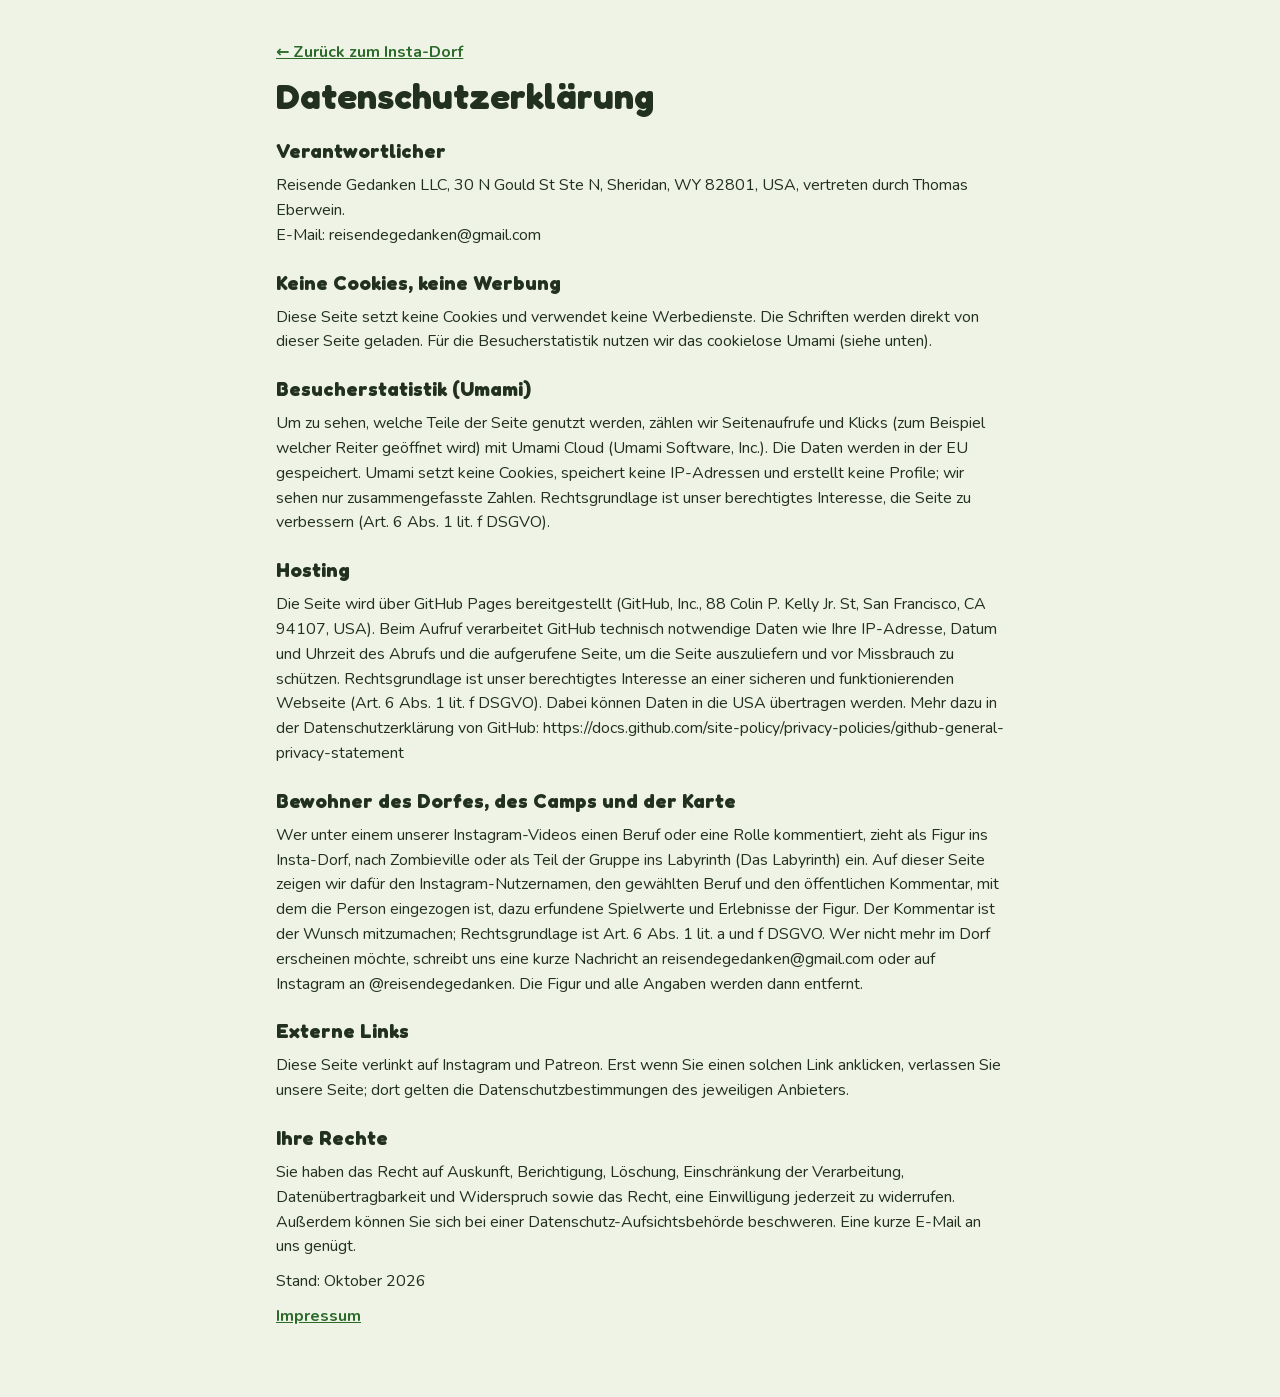
<file: datenschutz.html>
<!doctype html>
<html lang="de">
<head>
<meta charset="utf-8">
<meta name="viewport" content="width=device-width,initial-scale=1,viewport-fit=cover">
<title>Datenschutz · Insta-Dorf</title>
<meta name="robots" content="noindex">
<link rel="stylesheet" href="schrift/schriften.css">
<link rel="stylesheet" href="style.css">
</head>
<body>
<main class="huelle rechtliches">
  <p><a href="./" class="zurueck">← Zurück zum Insta-Dorf</a></p>
  <h1>Datenschutzerklärung</h1>
  <h2>Verantwortlicher</h2>
  <p>Reisende Gedanken LLC, 30 N Gould St Ste N, Sheridan, WY 82801, USA, vertreten durch Thomas Eberwein.<br>E-Mail: reisendegedanken@gmail.com</p>

  <h2>Keine Cookies, keine Werbung</h2>
  <p>Diese Seite setzt keine Cookies und verwendet keine Werbedienste. Die Schriften werden direkt von dieser Seite geladen. Für die Besucherstatistik nutzen wir das cookielose Umami (siehe unten).</p>

  <h2>Besucherstatistik (Umami)</h2>
  <p>Um zu sehen, welche Teile der Seite genutzt werden, zählen wir Seitenaufrufe und Klicks (zum Beispiel welcher Reiter geöffnet wird) mit Umami Cloud (Umami Software, Inc.). Die Daten werden in der EU gespeichert.
  Umami setzt keine Cookies, speichert keine IP-Adressen und erstellt keine Profile; wir sehen nur zusammengefasste Zahlen. Rechtsgrundlage ist unser berechtigtes Interesse, die Seite zu verbessern (Art. 6 Abs. 1 lit. f DSGVO).</p>

  <h2>Hosting</h2>
  <p>Die Seite wird über GitHub Pages bereitgestellt (GitHub, Inc., 88 Colin P. Kelly Jr. St, San Francisco, CA 94107, USA). Beim Aufruf verarbeitet GitHub technisch notwendige Daten wie Ihre IP-Adresse, Datum und Uhrzeit des Abrufs und die aufgerufene Seite,
  um die Seite auszuliefern und vor Missbrauch zu schützen. Rechtsgrundlage ist unser berechtigtes Interesse an einer sicheren und funktionierenden Webseite (Art. 6 Abs. 1 lit. f DSGVO).
  Dabei können Daten in die USA übertragen werden. Mehr dazu in der Datenschutzerklärung von GitHub: https://docs.github.com/site-policy/privacy-policies/github-general-privacy-statement</p>

  <h2>Bewohner des Dorfes, des Camps und der Karte</h2>
  <p>Wer unter einem unserer Instagram-Videos einen Beruf oder eine Rolle kommentiert, zieht als Figur ins Insta-Dorf, nach Zombieville oder als Teil der Gruppe ins Labyrinth (Das Labyrinth) ein. Auf dieser Seite zeigen wir dafür den Instagram-Nutzernamen, den gewählten Beruf und den öffentlichen Kommentar, mit dem die Person eingezogen ist,
  dazu erfundene Spielwerte und Erlebnisse der Figur. Der Kommentar ist der Wunsch mitzumachen; Rechtsgrundlage ist Art. 6 Abs. 1 lit. a und f DSGVO.
  Wer nicht mehr im Dorf erscheinen möchte, schreibt uns eine kurze Nachricht an reisendegedanken@gmail.com oder auf Instagram an @reisendegedanken. Die Figur und alle Angaben werden dann entfernt.</p>

  <h2>Externe Links</h2>
  <p>Diese Seite verlinkt auf Instagram und Patreon. Erst wenn Sie einen solchen Link anklicken, verlassen Sie unsere Seite; dort gelten die Datenschutzbestimmungen des jeweiligen Anbieters.</p>

  <h2>Ihre Rechte</h2>
  <p>Sie haben das Recht auf Auskunft, Berichtigung, Löschung, Einschränkung der Verarbeitung, Datenübertragbarkeit und Widerspruch sowie das Recht, eine Einwilligung jederzeit zu widerrufen.
  Außerdem können Sie sich bei einer Datenschutz-Aufsichtsbehörde beschweren. Eine kurze E-Mail an uns genügt.</p>
  <p>Stand: Oktober 2026</p>
  <p><a href="impressum.html">Impressum</a></p>
</main>
</body>
</html>
</file>
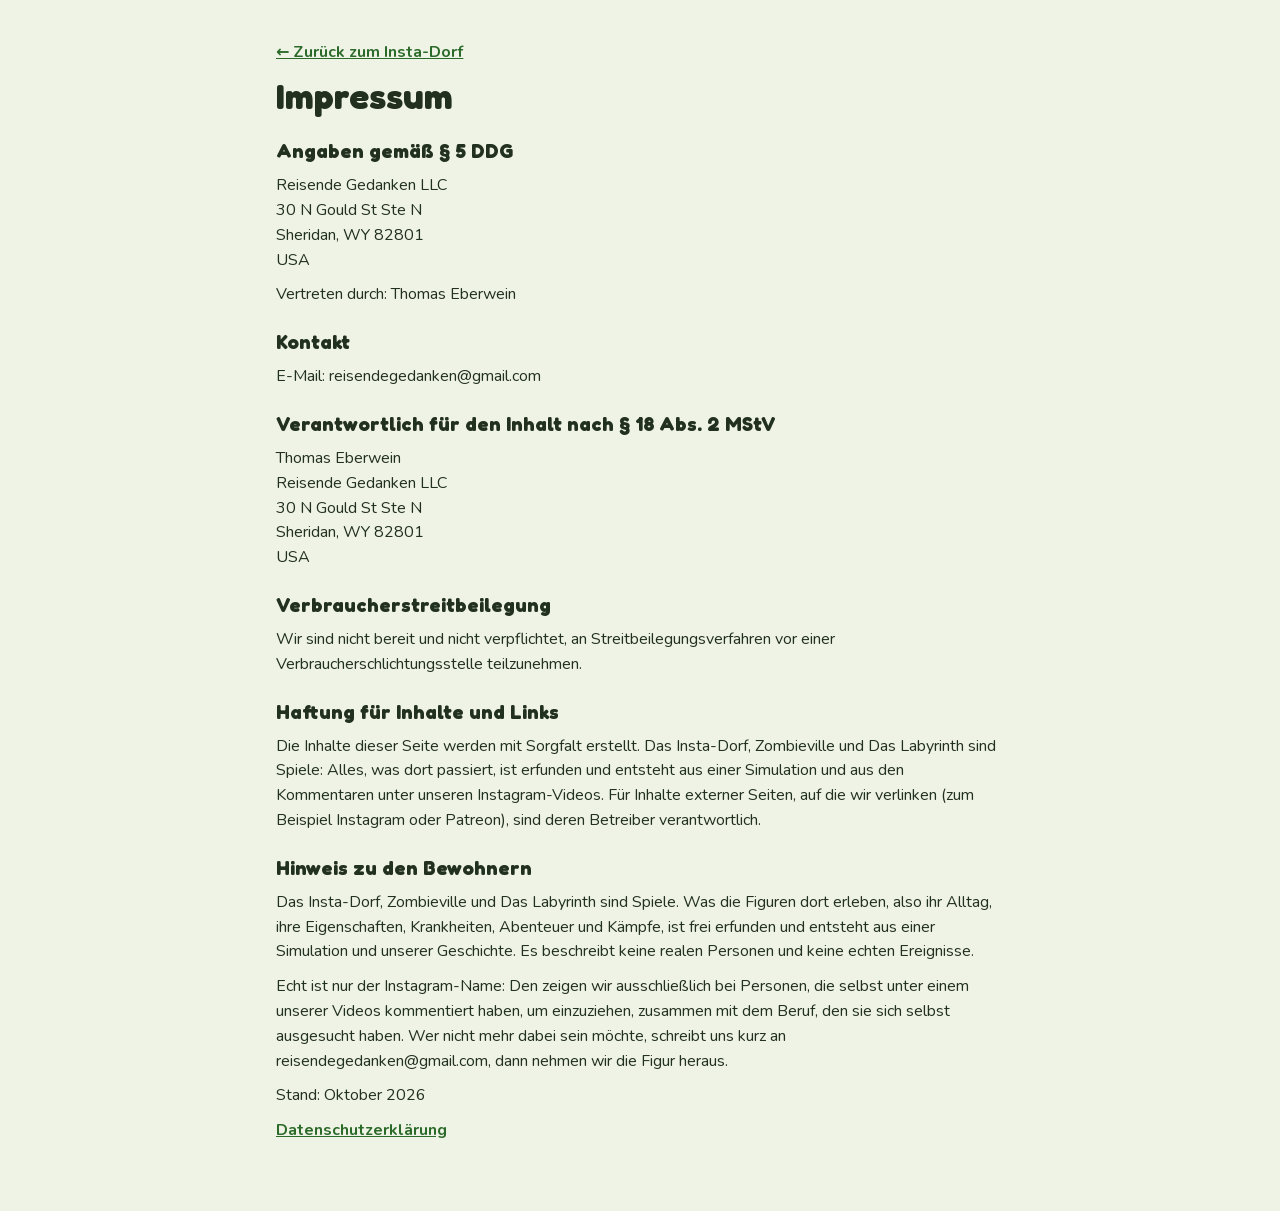
<file: impressum.html>
<!doctype html>
<html lang="de">
<head>
<meta charset="utf-8">
<meta name="viewport" content="width=device-width,initial-scale=1,viewport-fit=cover">
<title>Impressum · Insta-Dorf</title>
<meta name="robots" content="noindex">
<link rel="stylesheet" href="schrift/schriften.css">
<link rel="stylesheet" href="style.css">
</head>
<body>
<main class="huelle rechtliches">
  <p><a href="./" class="zurueck">← Zurück zum Insta-Dorf</a></p>
  <h1>Impressum</h1>
  <h2>Angaben gemäß § 5 DDG</h2>
  <p>Reisende Gedanken LLC<br>30 N Gould St Ste N<br>Sheridan, WY 82801<br>USA</p>
  <p>Vertreten durch: Thomas Eberwein</p>
  <h2>Kontakt</h2>
  <p>E-Mail: reisendegedanken@gmail.com</p>
  <h2>Verantwortlich für den Inhalt nach § 18 Abs. 2 MStV</h2>
  <p>Thomas Eberwein<br>Reisende Gedanken LLC<br>30 N Gould St Ste N<br>Sheridan, WY 82801<br>USA</p>
  <h2>Verbraucherstreitbeilegung</h2>
  <p>Wir sind nicht bereit und nicht verpflichtet, an Streitbeilegungsverfahren vor einer Verbraucherschlichtungsstelle teilzunehmen.</p>
  <h2>Haftung für Inhalte und Links</h2>
  <p>Die Inhalte dieser Seite werden mit Sorgfalt erstellt. Das Insta-Dorf, Zombieville und Das Labyrinth sind Spiele: Alles, was dort passiert, ist erfunden und entsteht aus einer Simulation und aus den Kommentaren unter unseren Instagram-Videos.
  Für Inhalte externer Seiten, auf die wir verlinken (zum Beispiel Instagram oder Patreon), sind deren Betreiber verantwortlich.</p>
  <h2>Hinweis zu den Bewohnern</h2>
  <p>Das Insta-Dorf, Zombieville und Das Labyrinth sind Spiele. Was die Figuren dort erleben, also ihr Alltag, ihre Eigenschaften, Krankheiten, Abenteuer und Kämpfe, ist frei erfunden und entsteht aus einer Simulation und unserer Geschichte.
  Es beschreibt keine realen Personen und keine echten Ereignisse.</p>
  <p>Echt ist nur der Instagram-Name: Den zeigen wir ausschließlich bei Personen, die selbst unter einem unserer Videos kommentiert haben, um einzuziehen, zusammen mit dem Beruf, den sie sich selbst ausgesucht haben.
  Wer nicht mehr dabei sein möchte, schreibt uns kurz an reisendegedanken@gmail.com, dann nehmen wir die Figur heraus.</p>
  <p>Stand: Oktober 2026</p>
  <p><a href="datenschutz.html">Datenschutzerklärung</a></p>
</main>
</body>
</html>
</file>
<file: schrift/schriften.css>
/* Fredoka + Nunito (SIL Open Font License), served from this site: no request to Google */
@font-face {
  font-family: 'Fredoka';
  font-style: normal;
  font-weight: 500;
  font-stretch: 100%;
  font-display: swap;
  src: url(fredoka-500-latin-ext.woff2) format('woff2');
  unicode-range: U+0100-02BA, U+02BD-02C5, U+02C7-02CC, U+02CE-02D7, U+02DD-02FF, U+0304, U+0308, U+0329, U+1D00-1DBF, U+1E00-1E9F, U+1EF2-1EFF, U+2020, U+20A0-20AB, U+20AD-20C4, U+2113, U+2C60-2C7F, U+A720-A7FF;
}
@font-face {
  font-family: 'Fredoka';
  font-style: normal;
  font-weight: 500;
  font-stretch: 100%;
  font-display: swap;
  src: url(fredoka-500-latin.woff2) format('woff2');
  unicode-range: U+0000-00FF, U+0131, U+0152-0153, U+02BB-02BC, U+02C6, U+02DA, U+02DC, U+0304, U+0308, U+0329, U+2000-206F, U+20AC, U+2122, U+2191, U+2193, U+2212, U+2215, U+FEFF, U+FFFD;
}
@font-face {
  font-family: 'Fredoka';
  font-style: normal;
  font-weight: 600;
  font-stretch: 100%;
  font-display: swap;
  src: url(fredoka-600-latin-ext.woff2) format('woff2');
  unicode-range: U+0100-02BA, U+02BD-02C5, U+02C7-02CC, U+02CE-02D7, U+02DD-02FF, U+0304, U+0308, U+0329, U+1D00-1DBF, U+1E00-1E9F, U+1EF2-1EFF, U+2020, U+20A0-20AB, U+20AD-20C4, U+2113, U+2C60-2C7F, U+A720-A7FF;
}
@font-face {
  font-family: 'Fredoka';
  font-style: normal;
  font-weight: 600;
  font-stretch: 100%;
  font-display: swap;
  src: url(fredoka-600-latin.woff2) format('woff2');
  unicode-range: U+0000-00FF, U+0131, U+0152-0153, U+02BB-02BC, U+02C6, U+02DA, U+02DC, U+0304, U+0308, U+0329, U+2000-206F, U+20AC, U+2122, U+2191, U+2193, U+2212, U+2215, U+FEFF, U+FFFD;
}
@font-face {
  font-family: 'Fredoka';
  font-style: normal;
  font-weight: 700;
  font-stretch: 100%;
  font-display: swap;
  src: url(fredoka-700-latin-ext.woff2) format('woff2');
  unicode-range: U+0100-02BA, U+02BD-02C5, U+02C7-02CC, U+02CE-02D7, U+02DD-02FF, U+0304, U+0308, U+0329, U+1D00-1DBF, U+1E00-1E9F, U+1EF2-1EFF, U+2020, U+20A0-20AB, U+20AD-20C4, U+2113, U+2C60-2C7F, U+A720-A7FF;
}
@font-face {
  font-family: 'Fredoka';
  font-style: normal;
  font-weight: 700;
  font-stretch: 100%;
  font-display: swap;
  src: url(fredoka-700-latin.woff2) format('woff2');
  unicode-range: U+0000-00FF, U+0131, U+0152-0153, U+02BB-02BC, U+02C6, U+02DA, U+02DC, U+0304, U+0308, U+0329, U+2000-206F, U+20AC, U+2122, U+2191, U+2193, U+2212, U+2215, U+FEFF, U+FFFD;
}
@font-face {
  font-family: 'Nunito';
  font-style: normal;
  font-weight: 400;
  font-display: swap;
  src: url(nunito-400-latin-ext.woff2) format('woff2');
  unicode-range: U+0100-02BA, U+02BD-02C5, U+02C7-02CC, U+02CE-02D7, U+02DD-02FF, U+0304, U+0308, U+0329, U+1D00-1DBF, U+1E00-1E9F, U+1EF2-1EFF, U+2020, U+20A0-20AB, U+20AD-20C4, U+2113, U+2C60-2C7F, U+A720-A7FF;
}
@font-face {
  font-family: 'Nunito';
  font-style: normal;
  font-weight: 400;
  font-display: swap;
  src: url(nunito-400-latin.woff2) format('woff2');
  unicode-range: U+0000-00FF, U+0131, U+0152-0153, U+02BB-02BC, U+02C6, U+02DA, U+02DC, U+0304, U+0308, U+0329, U+2000-206F, U+20AC, U+2122, U+2191, U+2193, U+2212, U+2215, U+FEFF, U+FFFD;
}
@font-face {
  font-family: 'Nunito';
  font-style: normal;
  font-weight: 600;
  font-display: swap;
  src: url(nunito-600-latin-ext.woff2) format('woff2');
  unicode-range: U+0100-02BA, U+02BD-02C5, U+02C7-02CC, U+02CE-02D7, U+02DD-02FF, U+0304, U+0308, U+0329, U+1D00-1DBF, U+1E00-1E9F, U+1EF2-1EFF, U+2020, U+20A0-20AB, U+20AD-20C4, U+2113, U+2C60-2C7F, U+A720-A7FF;
}
@font-face {
  font-family: 'Nunito';
  font-style: normal;
  font-weight: 600;
  font-display: swap;
  src: url(nunito-600-latin.woff2) format('woff2');
  unicode-range: U+0000-00FF, U+0131, U+0152-0153, U+02BB-02BC, U+02C6, U+02DA, U+02DC, U+0304, U+0308, U+0329, U+2000-206F, U+20AC, U+2122, U+2191, U+2193, U+2212, U+2215, U+FEFF, U+FFFD;
}
@font-face {
  font-family: 'Nunito';
  font-style: normal;
  font-weight: 700;
  font-display: swap;
  src: url(nunito-700-latin-ext.woff2) format('woff2');
  unicode-range: U+0100-02BA, U+02BD-02C5, U+02C7-02CC, U+02CE-02D7, U+02DD-02FF, U+0304, U+0308, U+0329, U+1D00-1DBF, U+1E00-1E9F, U+1EF2-1EFF, U+2020, U+20A0-20AB, U+20AD-20C4, U+2113, U+2C60-2C7F, U+A720-A7FF;
}
@font-face {
  font-family: 'Nunito';
  font-style: normal;
  font-weight: 700;
  font-display: swap;
  src: url(nunito-700-latin.woff2) format('woff2');
  unicode-range: U+0000-00FF, U+0131, U+0152-0153, U+02BB-02BC, U+02C6, U+02DA, U+02DC, U+0304, U+0308, U+0329, U+2000-206F, U+20AC, U+2122, U+2191, U+2193, U+2212, U+2215, U+FEFF, U+FFFD;
}
</file>
<file: style.css>
/* Layout: one column like a village notice board; the story first, then the list of names; a profile slides in over it.
   Colours from the game: meadow green, roof red, the gold of new villagers. */
:root {
  --bg: #eef3e6;
  --flaeche: #ffffff;
  --flaeche-2: #e2ead6;
  --text: #22301f;
  --leise: #5b6b55;
  --gruen: #3f8a3a;
  --gruen-tief: #2c6a2a;
  --gold: #e3a614;
  --gold-text: #8a5d00;
  --rot: #c8452f;
  --violett: #9b4fd6;
  --linie: #cfdac3;
  --schatten: 0 10px 30px rgba(34, 48, 31, .14);
  --display: "Fredoka", "Nunito", system-ui, sans-serif;
  --body: "Nunito", system-ui, -apple-system, "Segoe UI", sans-serif;
}
@media (prefers-color-scheme: dark) {
  :root:not([data-theme="light"]) {
    --bg: #141b14; --flaeche: #1d261c; --flaeche-2: #253024; --text: #e6eedf; --leise: #a3b29b;
    --gruen: #6cc163; --gruen-tief: #8fd987; --gold: #f2c04a; --gold-text: #f2c04a; --rot: #ef7a62; --linie: #33412f;
    --schatten: 0 10px 30px rgba(0, 0, 0, .45); color-scheme: dark;
  }
}
:root[data-theme="dark"] {
  --bg: #141b14; --flaeche: #1d261c; --flaeche-2: #253024; --text: #e6eedf; --leise: #a3b29b;
  --gruen: #6cc163; --gruen-tief: #8fd987; --gold: #f2c04a; --gold-text: #f2c04a; --rot: #ef7a62; --linie: #33412f;
  --schatten: 0 10px 30px rgba(0, 0, 0, .45); color-scheme: dark;
}
* { box-sizing: border-box; }
[hidden] { display: none !important; }
body { background: var(--bg); color: var(--text); font-family: var(--body); font-size: 16px; line-height: 1.55; }
.huelle { max-width: 860px; margin: 0 auto; padding-left: max(16px, env(safe-area-inset-left, 0px)); padding-right: max(16px, env(safe-area-inset-right, 0px)); }
.sr { position: absolute; width: 1px; height: 1px; overflow: hidden; clip: rect(0 0 0 0); }
h1, h2, h3 { font-family: var(--display); text-wrap: balance; margin: 0; line-height: 1.15; }

.kopf { position: relative; color: #fff; background: #2c4a26; overflow: hidden; }
.kopf-bild { position: absolute; inset: 0; background-image: url(daten/kopf.webp); background-size: cover; background-position: center 40%; }
.kopf-bild::after { content: ""; position: absolute; inset: 0; background: linear-gradient(180deg, rgba(14, 26, 12, .15) 0%, rgba(14, 26, 12, .35) 45%, rgba(14, 26, 12, .82) 100%); }
.kopf-innen { position: relative; padding-block: clamp(56px, 9vw, 96px) 22px; display: grid; gap: 10px; text-shadow: 0 2px 12px rgba(0, 0, 0, .45); }
.kicker { margin: 0; font-family: var(--display); font-weight: 600; letter-spacing: .08em; text-transform: uppercase; font-size: 13px; opacity: .85; }
.kopf h1 { font-size: clamp(48px, 11vw, 92px); font-weight: 700; letter-spacing: -.01em; line-height: .95; }
.unter { margin: 0; max-width: 60ch; opacity: .92; }
.zahlen { display: flex; flex-wrap: wrap; gap: 10px 28px; margin: 12px 0 0; }
.zahlen div { display: grid; }
.zahlen dt { font-size: 12px; letter-spacing: .06em; text-transform: uppercase; opacity: .8; }
.zahlen dd { margin: 0; font-family: var(--display); font-weight: 700; font-size: 30px; font-variant-numeric: tabular-nums; }

main { display: grid; gap: 28px; padding-block: 24px; }
.panel { display: grid; gap: 18px; }
.reiter-leiste { position: sticky; top: env(safe-area-inset-top, 0px); z-index: 6; background: var(--bg); border-bottom: 2px solid var(--linie); }
body::before { content: ""; position: fixed; inset: 0 0 auto; height: env(safe-area-inset-top, 0px); z-index: 10; background: var(--bg); }
.reiter { display: flex; flex-wrap: wrap; gap: 0 4px; }
@media (max-width: 640px) { .reiter { justify-content: center; } .reiter-knopf { font-size: 16px; padding: 10px 9px 8px; } }
.reiter-knopf { font: inherit; font-family: var(--display); font-weight: 600; font-size: 18px; color: var(--leise); background: none; border: 0; padding: 14px 14px 12px; border-bottom: 4px solid transparent; margin-bottom: -2px; cursor: pointer; white-space: nowrap; }
.reiter-knopf[aria-selected="true"] { color: var(--text); border-bottom-color: var(--gruen); }
.reiter-knopf:focus-visible { outline: 3px solid var(--gold); outline-offset: -3px; }
.tage { display: flex; flex-wrap: wrap; gap: 8px; }
.tag-knopf { font: inherit; font-family: var(--display); font-weight: 600; font-size: 16px; padding: 8px 16px; border-radius: 999px; border: 2px solid var(--linie); background: var(--flaeche); color: var(--text); cursor: pointer; }
.tag-knopf[aria-pressed="true"] { background: var(--gruen); border-color: var(--gruen); color: #fff; }
.tag-knopf:focus-visible, .knopf:focus-visible { outline: 3px solid var(--gold); outline-offset: 2px; }
.geschichte { background: var(--flaeche); border-radius: 20px; padding: 24px clamp(18px, 4vw, 34px); box-shadow: var(--schatten); display: grid; gap: 12px; }
.etikett { margin: 0; color: var(--gold-text); font-family: var(--display); font-weight: 600; letter-spacing: .06em; text-transform: uppercase; font-size: 13px; }
.geschichte h2 { font-size: clamp(24px, 4.6vw, 34px); }
.g-text { display: grid; gap: 14px; max-width: 66ch; }
.g-text p { margin: 0; }
.knopf { justify-self: start; font: inherit; font-weight: 700; font-size: 16px; padding: 12px 20px; border-radius: 14px; border: 0; background: var(--gruen); color: #fff; cursor: pointer; }
.knopf:hover { background: var(--gruen-tief); }
.komplett { display: grid; gap: 18px; }
.name-link { color: var(--gruen-tief); font-weight: 700; text-decoration: none; border-bottom: 2px solid color-mix(in srgb, var(--gruen) 35%, transparent); cursor: pointer; background: none; border-top: 0; border-left: 0; border-right: 0; padding: 0; font: inherit; }
.name-link:hover, .name-link:focus-visible { border-bottom-color: var(--gruen); outline: none; }

.lager-reicht { background: var(--flaeche); border-radius: 18px; padding: 18px 22px; display: grid; gap: 4px; }
.lager-reicht strong { font-family: var(--display); font-size: 22px; }
.lager-gruppe { display: grid; gap: 10px; }
.lager-gruppe h2 { font-size: 22px; }
.waren { list-style: none; margin: 0; padding: 0; display: grid; grid-template-columns: repeat(auto-fill, minmax(min(100%, 150px), 1fr)); gap: 8px; }
.ware { background: var(--flaeche); border-radius: 14px; padding: 12px 14px; display: grid; gap: 6px; }
.ware .wn { font-weight: 700; }
.ware .wm { font-family: var(--display); font-weight: 700; font-size: 26px; font-variant-numeric: tabular-nums; line-height: 1; }
.ware .balken { height: 6px; }
.hinweis-klein { color: var(--leise); font-size: 14px; margin: 0; }

.suchleiste { position: sticky; top: calc(env(safe-area-inset-top, 0px) + 54px); z-index: 5; background: var(--bg); padding-block: 10px; display: grid; gap: 10px; }
#suche { width: 100%; font: inherit; font-size: 17px; padding: 14px 16px; border-radius: 14px; border: 2px solid var(--linie); background: var(--flaeche); color: var(--text); }
#suche:focus { outline: none; border-color: var(--gruen); }
.filter { display: flex; flex-wrap: wrap; gap: 8px; }
.chip { font: inherit; font-weight: 700; font-size: 14px; padding: 6px 14px; border-radius: 999px; border: 2px solid var(--linie); background: var(--flaeche); color: var(--text); cursor: pointer; }
.chip.aktiv { background: var(--gruen); border-color: var(--gruen); color: #fff; }
.chip:focus-visible { outline: 3px solid var(--gold); outline-offset: 2px; }
.treffer { margin: 4px 0 10px; color: var(--leise); font-size: 14px; }
.liste { list-style: none; margin: 0; padding: 0; display: grid; grid-template-columns: repeat(auto-fill, minmax(min(100%, 240px), 1fr)); gap: 8px; }
.eintrag { width: 100%; text-align: left; font: inherit; color: var(--text); background: var(--flaeche); border: 2px solid transparent; border-radius: 14px; padding: 8px 12px 8px 8px; cursor: pointer; display: grid; grid-template-columns: 48px 1fr; align-items: center; gap: 2px 12px; min-width: 0; }
.eintrag .txt { display: grid; min-width: 0; }
.avatar { width: 48px; height: 48px; border-radius: 50%; background: var(--flaeche-2); overflow: hidden; display: block; position: relative; }
.avatar { background-repeat: no-repeat; }
.eintrag.sup .avatar { box-shadow: 0 0 0 3px var(--gold); }
.eintrag.sup3 .avatar { box-shadow: 0 0 0 3px var(--violett); }
.marke.sup { background: var(--gold); color: #3a2a00; }
.marke.sup3 { background: var(--violett); color: #fff; }
.p-bild { width: 160px; height: 160px; border-radius: 24px; background-color: var(--flaeche-2); background-repeat: no-repeat; margin-bottom: 14px; }
.p-bild.sup { box-shadow: 0 0 0 4px var(--gold); }
.p-bild.sup3 { box-shadow: 0 0 0 4px var(--violett); }
.sup-zeile { display: inline-flex; gap: 6px; align-items: center; font-weight: 700; color: var(--gold-text); }
.eintrag:hover, .eintrag:focus-visible { border-color: var(--gruen); outline: none; }
.eintrag .n { font-weight: 700; overflow-wrap: anywhere; }
.eintrag .b { color: var(--leise); font-size: 14px; }
.eintrag.neu .n { color: var(--gold-text); }
.eintrag.warte { background: var(--flaeche-2); }
.marke { display: inline-block; font-size: 11px; font-weight: 700; letter-spacing: .04em; text-transform: uppercase; padding: 1px 7px; border-radius: 999px; margin-left: 6px; vertical-align: 2px; }
.marke.neu { background: var(--gold); color: #3a2a00; }
.marke.warte { background: var(--linie); color: var(--text); }
.marke.tot { background: var(--rot); color: #fff; }
.krone { color: var(--gold); margin-right: 4px; }
.mehr { margin-top: 12px; }

.profil-hintergrund { position: fixed; inset: 0; background: rgba(10, 16, 10, .45); z-index: 20; }
.profil { position: fixed; z-index: 21; top: 0; right: 0; bottom: 0; width: min(520px, 100%); background: var(--bg); box-shadow: var(--schatten); overflow-y: auto;
  padding: calc(20px + env(safe-area-inset-top, 0px)) max(20px, env(safe-area-inset-right, 0px)) calc(28px + env(safe-area-inset-bottom, 0px)) 20px; }
@media (prefers-reduced-motion: no-preference) { .profil:not([hidden]) { animation: rein .22s ease-out; } @keyframes rein { from { transform: translateX(30px); opacity: .4; } } }
.zu { position: sticky; top: 0; float: right; width: 40px; height: 40px; border-radius: 50%; border: 0; background: var(--flaeche); color: var(--text); font-size: 26px; line-height: 1; cursor: pointer; box-shadow: var(--schatten); }
.zu:focus-visible { outline: 3px solid var(--gold); }
.p-kopf { display: grid; gap: 4px; padding-right: 48px; }
.p-kopf h2 { font-size: 30px; overflow-wrap: anywhere; }
.p-kopf .beruf { font-family: var(--display); font-weight: 600; font-size: 19px; color: var(--gruen-tief); }
.p-kopf .ort { color: var(--leise); font-size: 14px; }
.zitat { margin: 16px 0 0; padding: 12px 16px; background: var(--flaeche); border-radius: 14px; font-style: italic; color: var(--leise); overflow-wrap: anywhere; }
.zitat::before { content: "Dein Kommentar: "; font-style: normal; font-weight: 700; color: var(--text); }
.block { margin-top: 22px; display: grid; gap: 10px; }
.block h3 { font-size: 18px; }
.laune { font-weight: 700; }
.werte { display: grid; gap: 8px; }
.wert { display: grid; grid-template-columns: 96px 1fr 40px; align-items: center; gap: 10px; font-size: 14px; }
.balken { height: 10px; border-radius: 99px; background: var(--flaeche-2); overflow: hidden; }
.balken i { display: block; height: 100%; border-radius: 99px; background: var(--gruen); }
.balken i.mittel { background: var(--gold); }
.balken i.niedrig { background: var(--rot); }
.wert .zahl { text-align: right; font-variant-numeric: tabular-nums; color: var(--leise); }
.freunde { display: flex; flex-wrap: wrap; gap: 8px; }
.freund { font: inherit; font-size: 14px; padding: 6px 12px; border-radius: 999px; border: 2px solid var(--linie); background: var(--flaeche); color: var(--text); cursor: pointer; }
.freund small { color: var(--leise); margin-left: 4px; }
.freund:hover, .freund:focus-visible { border-color: var(--gruen); outline: none; }
.zeitleiste { list-style: none; margin: 0; padding: 0; display: grid; gap: 0; }
.zeitleiste li { display: grid; grid-template-columns: 54px 1fr; gap: 12px; padding: 9px 0; border-bottom: 1px dashed var(--linie); }
.zeitleiste li:last-child { border-bottom: 0; }
.zeitleiste time { font-family: var(--display); font-weight: 600; color: var(--leise); font-variant-numeric: tabular-nums; }
.zeitleiste .gefahr time { color: var(--rot); }
.zeitleiste .neu time, .zeitleiste .freund-z time { color: var(--gold-text); }
.zeitleiste p { margin: 0; min-width: 0; overflow-wrap: anywhere; }
.hinweis { color: var(--leise); }
.fuss { padding-block: 10px 40px; color: var(--leise); font-size: 14px; }
#lager-inhalt { display: grid; gap: 24px; }

.bild { margin: 4px 0; display: grid; gap: 6px; }
.bild img { width: 100%; height: auto; aspect-ratio: 4 / 3; object-fit: cover; border-radius: 14px; background: var(--flaeche-2); }
.bild figcaption { color: var(--leise); font-size: 14px; }
.dorf-intro { margin: 0; color: var(--leise); }
.gebaeude { display: grid; grid-template-columns: repeat(auto-fill, minmax(min(100%, 340px), 1fr)); gap: 16px; }
.haus { background: var(--flaeche); border-radius: 18px; overflow: hidden; display: grid; grid-template-rows: auto 1fr; box-shadow: var(--schatten); }
.haus img { width: 100%; height: auto; aspect-ratio: 16 / 10; object-fit: cover; display: block; background: var(--flaeche-2); }
.haus .htxt { padding: 14px 18px 18px; display: grid; gap: 6px; align-content: start; }
.haus h3 { font-size: 20px; display: flex; flex-wrap: wrap; gap: 8px; align-items: center; }
.haus p { margin: 0; }
.haus .seit { color: var(--leise); font-size: 13px; }
.patreon-knopf { justify-self: start; display: inline-flex; align-items: center; gap: 8px; margin-top: 6px; padding: 10px 18px; border-radius: 999px; background: var(--gold); color: #3a2a00; font-weight: 700; text-decoration: none; text-shadow: none; box-shadow: 0 4px 14px rgba(0, 0, 0, .25); }
.patreon-knopf::before { content: "♛"; }
.patreon-knopf:hover, .patreon-knopf:focus-visible { background: #f4c542; outline: none; }
.fuss a { color: var(--gruen-tief); font-weight: 700; }
.rechtliches { padding-block: 32px 60px; display: grid; gap: 10px; max-width: 760px; }
.rechtliches h1 { font-size: 36px; }
.rechtliches h2 { font-size: 20px; margin-top: 14px; }
.rechtliches p { margin: 0; overflow-wrap: anywhere; }
.rechtliches a, .fuss-links a { color: var(--gruen-tief); font-weight: 700; }
.fuss-links { display: flex; gap: 18px; flex-wrap: wrap; }
.ware { grid-template-columns: 56px 1fr; grid-template-areas: "i n" "i m" "b b"; align-items: center; column-gap: 12px; }
.ware .wi { grid-area: i; width: 56px; height: 56px; object-fit: contain; }
.ware .wn { grid-area: n; }
.ware .wm { grid-area: m; }
.ware .balken { grid-area: b; }
.wi-leer { display: grid; place-items: center; border-radius: 50%; background: var(--flaeche-2); font-family: var(--display); font-weight: 700; font-size: 24px; color: var(--leise); }
.wi-klein { width: 22px; height: 22px; vertical-align: -5px; margin-right: 4px; object-fit: contain; }

.karte { position: relative; height: min(72vh, 680px); border-radius: 18px; overflow: hidden; background: #1b2a3a; touch-action: none; cursor: grab; user-select: none; -webkit-user-select: none; }
.karte.zieht { cursor: grabbing; }
.karte-innen { position: absolute; left: 0; top: 0; transform-origin: 0 0; }
.karte-innen img { display: block; width: 100%; height: 100%; max-width: none; pointer-events: none; }
.karte-punkt { position: absolute; transform: translate(-50%, -50%); border: 0; padding: 0; background: transparent; border-radius: 30%; cursor: pointer; }
.karte-punkt:hover, .karte-punkt:focus-visible, .karte-punkt.aktiv { outline: 3px solid var(--gold); outline-offset: 1px; background: rgba(255, 210, 80, .18); }
.karte-punkt.ort { border-radius: 50%; }
.karte-knoepfe { position: absolute; right: 12px; top: 12px; display: grid; gap: 6px; }
.karte-knoepfe button { width: 40px; height: 40px; border-radius: 12px; border: 0; background: var(--flaeche); color: var(--text); font-size: 22px; font-weight: 700; cursor: pointer; box-shadow: var(--schatten); }
.karte-info { background: var(--flaeche); border-radius: 18px; padding: 16px 18px; display: grid; gap: 10px; box-shadow: var(--schatten); }
.karte-info h3 { font-size: 20px; }
.karte-info p { margin: 0; }
.karte-leute { display: flex; flex-wrap: wrap; gap: 8px; }
.karte-leute .eintrag { width: auto; }

.reiter-gold { color: var(--gold-text); }
.unterstuetzen-kopf { display: grid; gap: 8px; }
.unterstuetzen-kopf h2 { font-size: clamp(26px, 5vw, 36px); }
.unterstuetzen-kopf p { margin: 0; max-width: 62ch; }
.stufen { display: grid; grid-template-columns: repeat(auto-fit, minmax(min(100%, 250px), 1fr)); gap: 16px; }
.stufe { background: var(--flaeche); border-radius: 20px; overflow: hidden; box-shadow: var(--schatten); display: grid; grid-template-rows: auto 1fr; border: 3px solid transparent; }
.stufe img { width: 100%; height: auto; aspect-ratio: 900 / 725; object-fit: cover; display: block; }
.stufe-txt { padding: 16px 18px 20px; display: grid; gap: 6px; align-content: start; }
.stufe h3 { font-size: 26px; }
.stufe .preis { margin: 0; font-family: var(--display); font-weight: 700; font-size: 20px; color: var(--gruen-tief); }
.stufe ul { margin: 6px 0 0; padding-left: 20px; display: grid; gap: 6px; }
.stufe-gold { border-color: var(--gold); }
.stufe-super { border-color: var(--violett); }
.stufe-super .etikett { color: var(--violett); }
.patreon-gross { font-size: 20px; padding: 14px 24px; }
.supporter-leiste { margin-block: 8px 24px; background: var(--flaeche); border: 2px solid var(--gold); border-radius: 18px; padding: 14px 18px; display: flex; flex-wrap: wrap; gap: 12px; align-items: center; }
.supporter-leiste p { margin: 0; flex: 1 1 260px; }
.supporter-krone { font-size: 30px; color: var(--gold); }

/* the map: what lives and works there in a small window over the map (Thomas 24.10.2026, also for phones) */
.pop { position: fixed; z-index: 21; left: 50%; top: 50%; transform: translate(-50%, -50%); width: min(460px, calc(100% - 32px)); max-height: min(78vh, 640px); overflow-y: auto;
  background: var(--bg); border-radius: 20px; box-shadow: var(--schatten); padding: 20px 18px 18px; display: grid; gap: 10px; }
.pop h3 { font-size: 21px; padding-right: 44px; overflow-wrap: anywhere; }
.pop p { margin: 0; }
.pop .zu { position: absolute; top: 10px; right: 10px; }
@media (prefers-reduced-motion: no-preference) { .pop:not([hidden]) { animation: auf .18s ease-out; } @keyframes auf { from { opacity: .3; transform: translate(-50%, -46%); } } }
.gruppe { background: var(--flaeche); border-radius: 16px; margin-bottom: 10px; }
.gruppe > summary { cursor: pointer; list-style: none; padding: 14px 18px; font-family: var(--display); font-weight: 600; font-size: 20px; display: flex; justify-content: space-between; gap: 12px; }
.gruppe > summary::-webkit-details-marker { display: none; }
.gruppe > summary::after { content: "+"; color: var(--leise); }
.gruppe[open] > summary::after { content: "−"; }
.gruppe > summary small { color: var(--leise); font-family: var(--body); font-weight: 600; font-size: 15px; margin-left: auto; }
.gruppe-innen { padding: 0 12px 14px; display: grid; gap: 14px; }
.gruppe-innen h4 { margin: 0 0 6px 6px; font-size: 16px; color: var(--gruen-tief); }
.gruppe-innen .liste { margin: 0; }
.gruppe .eintrag { background: var(--bg); }
.pop-gruppe { margin: 6px 0 0; font-size: 16px; color: var(--gruen-tief); }
/* names on the important places of the map (constant size on screen, see kZeigen) */
.karte-schild { position: absolute; transform: translate(-50%, -50%) scale(var(--ks, 1)); transform-origin: 50% 50%; pointer-events: none; white-space: nowrap;
  font-family: var(--display); font-weight: 600; font-size: 13px; line-height: 1; color: #23301f; background: rgba(255, 252, 240, .92);
  padding: 4px 8px; border-radius: 999px; box-shadow: 0 1px 4px rgba(0, 0, 0, .3); }
.karte-schild.klein { display: none; font-size: 11px; }
.karte.nah .karte-schild.klein { display: block; }
@media (max-width: 640px) { .karte-schild { font-size: 10px; padding: 3px 6px; } .karte-schild.klein { font-size: 9px; } }
/* the 3D village */
.karte-modus { margin-bottom: 10px; }
.dorf3d { position: relative; height: min(72vh, 680px); border-radius: 18px; overflow: hidden; background: #bfe3f2; touch-action: none; }
.dorf3d canvas { display: block; width: 100%; height: 100%; }
.dorf3d-status { position: absolute; inset: 0; display: grid; place-items: center; margin: 0; padding: 20px; text-align: center; color: #23301f; font-weight: 700; }
.dorf3d-hilfe { position: absolute; left: 50%; bottom: 10px; transform: translateX(-50%); margin: 0; padding: 5px 12px; border-radius: 999px; background: rgba(255, 252, 240, .9); color: #23301f; font-size: 12px; font-weight: 700; white-space: nowrap; pointer-events: none; max-width: calc(100% - 20px); overflow: hidden; text-overflow: ellipsis; }

/* the day replay in the 3D village (verlauf_export.py) */
.verlauf { position: absolute; left: 10px; right: 10px; top: 10px; display: flex; align-items: center; gap: 8px; padding: 6px 10px; border-radius: 999px; background: rgba(255, 252, 240, .94); box-shadow: 0 2px 8px rgba(0, 0, 0, .2); }
.verlauf button { border: 0; border-radius: 50%; width: 34px; height: 34px; background: #3f8a3a; color: #fff; font-size: 14px; cursor: pointer; flex: none; }
.verlauf input { flex: 1; min-width: 0; accent-color: #3f8a3a; }
.verlauf-uhr { font-weight: 800; color: #23301f; font-variant-numeric: tabular-nums; flex: none; }
.verlauf-info { position: absolute; left: 50%; bottom: 44px; transform: translateX(-50%); max-width: calc(100% - 20px); padding: 7px 14px; border-radius: 14px; background: #fff; color: #23301f; font-weight: 700; font-size: 14px; box-shadow: 0 2px 10px rgba(0, 0, 0, .25); text-align: center; }
/* name tags over the walking figures (like the walkable test page) */
.verlauf-namen { position: absolute; inset: 0; pointer-events: none; overflow: hidden; }
.verlauf-name { position: absolute; left: 0; top: 0; white-space: nowrap; font-weight: 700; font-size: 11px; color: #1f2a1b; background: #fff; padding: 2px 8px; border-radius: 9px; box-shadow: 0 1px 5px rgba(0, 0, 0, .22); will-change: transform; }
.verlauf-name::after { content: ""; position: absolute; left: 50%; bottom: -4px; margin-left: -4px; border: 4px solid transparent; border-bottom: 0; border-top-color: #fff; }
.verlauf-name.ich { box-shadow: 0 0 0 2px #e7b64a, 0 1px 5px rgba(0, 0, 0, .22); }
/* the day's events in the replay: ticker, list, day selector */
.verlauf select { flex: none; border: 1px solid rgba(35, 48, 31, .2); border-radius: 999px; padding: 4px 8px; font: inherit; font-weight: 700; color: #23301f; background: #fff; }
.verlauf-ereignisse-knopf { width: auto !important; border-radius: 999px !important; padding: 0 12px; font-weight: 800; font-size: 13px !important; }
.verlauf-ticker { position: absolute; left: 50%; top: 58px; transform: translateX(-50%); display: grid; gap: 6px; width: min(460px, calc(100% - 20px)); pointer-events: none; }
.verlauf-toast { background: rgba(255, 252, 240, .97); color: #23301f; border-radius: 12px; padding: 7px 12px; font-weight: 700; font-size: 13px; box-shadow: 0 2px 10px rgba(0, 0, 0, .22); animation: toastEin .25s ease-out; }
.verlauf-toast.kopf { background: #e7b64a; }
@keyframes toastEin { from { opacity: 0; transform: translateY(-8px); } to { opacity: 1; transform: none; } }
.verlauf-liste { position: absolute; right: 10px; top: 58px; bottom: 50px; width: min(360px, calc(100% - 20px)); overflow-y: auto; background: rgba(255, 252, 240, .97); border-radius: 14px; padding: 8px; display: grid; align-content: start; gap: 4px; box-shadow: 0 4px 16px rgba(0, 0, 0, .25); }
.verlauf-liste button { text-align: left; border: 0; background: #fff; border-radius: 10px; padding: 7px 10px; font: inherit; font-size: 13px; color: #23301f; cursor: pointer; }
.verlauf-liste button.kopf { background: #f6e3b2; font-weight: 700; }
.verlauf-liste p { margin: 6px; color: #5d6b55; }

/* extra profile attributes (25.10.2026) */
.p-mehr { display: grid; grid-template-columns: repeat(auto-fit, minmax(150px, 1fr)); gap: 8px; margin: 12px 0 0; }
.p-mehr div { background: rgba(127, 127, 127, .08); border-radius: 12px; padding: 8px 12px; }
.p-mehr dt { font-size: 12px; opacity: .7; margin: 0; }
.p-mehr dd { margin: 2px 0 0; font-weight: 600; }

/* World chooser on entry (Thomas 26.10.2026): Insta-Dorf left, Zombieville (coming soon) right */
.welten { position: fixed; inset: 0; z-index: 100; overflow-y: auto; background: radial-gradient(120% 90% at 50% 0%, #2a3a26 0%, #10160f 70%);
  padding-inline: max(16px, env(safe-area-inset-left, 0px)) max(16px, env(safe-area-inset-right, 0px)); padding-block: calc(env(safe-area-inset-top, 0px) + 32px) 32px; }
.welten-innen { max-width: 1040px; margin: 0 auto; display: grid; gap: 20px; }
.welten-kicker { margin: 0; color: #f2c04a; font: 700 13px var(--display); letter-spacing: .12em; text-transform: uppercase; text-align: center; }
.welten h1 { color: #fff; text-align: center; font-size: clamp(30px, 6vw, 52px); }
.welten-wahl { display: grid; grid-template-columns: 1fr 1fr; gap: 20px; }
@media (max-width: 720px) { .welten-wahl { grid-template-columns: 1fr; } }
.welt { position: relative; display: grid; grid-template-rows: auto 1fr; border: 0; padding: 0; border-radius: 22px; overflow: hidden; text-align: left;
  font: inherit; color: #fff; background: #1d261c; box-shadow: 0 14px 40px rgba(0, 0, 0, .5); min-height: 360px; }
.welt-dorf, .welt-zombie { cursor: pointer; outline: 3px solid transparent; transition: transform .15s, outline-color .15s; }
.welt-dorf:hover, .welt-dorf:focus-visible, .welt-zombie:hover, .welt-zombie:focus-visible { transform: translateY(-3px); outline-color: #f2c04a; }
.welt-bild { display: block; aspect-ratio: 16 / 10; background: center / cover no-repeat; }
.welt-dorf .welt-bild { background-image: url("daten/kopf.webp"); }
.welt-zombie .welt-bild { background-image: url("bilder_zombie/plakat.webp"); }
.zombie-mond { position: absolute; right: 16%; top: 16%; width: 22%; aspect-ratio: 1; border-radius: 50%; background: #e9e4c8; box-shadow: 0 0 60px rgba(233, 228, 200, .45); }
.zombie-hand { position: absolute; left: 50%; bottom: 6%; transform: translateX(-50%); font-size: clamp(64px, 12vw, 110px); filter: drop-shadow(0 6px 10px rgba(0, 0, 0, .6)); }
.welt-text { display: grid; gap: 8px; padding: 18px 20px 22px; align-content: start; }
.welt-logo { font: 700 clamp(26px, 4vw, 34px)/1.05 var(--display); }
.welt-dorf .welt-logo { color: #8fd987; }
.welt-zombie .welt-logo { color: #c8d7b0; }
.welt-unter { color: #c9d4c2; font-size: 15px; max-width: 46ch; }
.welt-los { justify-self: start; margin-top: 6px; background: #3f8a3a; color: #fff; font: 700 16px var(--display); padding: 10px 18px; border-radius: 999px; }
.welt-bald { justify-self: start; margin-top: 6px; background: #3a2b2b; color: #ffb3a1; font: 700 15px var(--display); padding: 9px 16px; border-radius: 999px; letter-spacing: .04em; }

/* the world bar above the village header: always visible, switch worlds */
.weltleiste { background: #151d14; border-bottom: 1px solid rgba(255, 255, 255, .08); padding-top: env(safe-area-inset-top, 0px); }
.weltleiste-innen { display: flex; align-items: center; gap: 8px; padding-block: 8px; overflow-x: auto; }
.weltleiste-titel { color: #9fb397; font: 600 13px var(--display); margin-right: 2px; }
.weltknopf { flex: 0 0 auto; border: 1px solid rgba(255, 255, 255, .14); background: transparent; color: #e6eedf; border-radius: 999px; padding: 6px 14px;
  font: 600 14px var(--display); cursor: pointer; }
.weltknopf small { font-size: 11px; color: #ffb3a1; margin-left: 4px; }
.weltknopf.aktiv { background: #3f8a3a; border-color: #3f8a3a; color: #fff; cursor: default; }
.weltknopf:hover:not(.aktiv), .weltknopf:focus-visible { border-color: #f2c04a; outline: none; }
.weltknopf-alle { margin-left: auto; }
@media (max-width: 520px) { .weltleiste-titel { display: none; } .weltknopf { padding: 6px 11px; font-size: 13px; } }

/* Zombieville (Thomas 26.10.2026): its own world page in the same style; shown instead of the village while chosen */
html.welt-zv .kopf:not(.zv-kopf), html.welt-zv .reiter-leiste, html.welt-zv main:not(.zv-main), html.welt-zv #supporter-leiste { display: none; }
.welt-los-zombie { background: #9a3b2a; }
.weltknopf.aktiv.weltknopf-zv { background: #9a3b2a; border-color: #9a3b2a; }
.zv-kopf { background: #1e2a1c; }
.zv-kopf-bild { background-image: url("bilder_zombie/plakat.webp"); background-position: center 55%; }
.zv-kopf-bild::after { background: linear-gradient(180deg, rgba(12, 16, 12, .25) 0%, rgba(12, 16, 12, .5) 45%, rgba(10, 12, 10, .9) 100%); }
.zv-kopf h1 { color: #b9e07a; }
.zv-main { gap: 22px; }
.zv-block { background: var(--flaeche); border-radius: 20px; padding: 22px clamp(18px, 4vw, 30px); box-shadow: var(--schatten); display: grid; gap: 12px; }
.zv-block h2 { font-size: clamp(22px, 4.4vw, 30px); }
.zv-block h3 { font-size: 19px; margin-top: 8px; }
.zv-video { grid-template-columns: minmax(120px, 200px) 1fr; gap: 20px; align-items: center; }
@media (max-width: 520px) { .zv-video { grid-template-columns: 110px 1fr; gap: 14px; } .zv-video-text p:not(.etikett) { font-size: 15px; } }
.zv-video-bild { display: block; border-radius: 14px; overflow: hidden; box-shadow: 0 6px 18px rgba(0, 0, 0, .25); }
.zv-video-bild img { display: block; width: 100%; height: auto; }
.zv-video-text { display: grid; gap: 8px; }
.zv-video-text p { margin: 0; }
.zv-knopf { text-decoration: none; background: #9a3b2a; }
.zv-knopf:hover { background: #7d2f21; }
.zv-schritte { margin: 0; padding-left: 1.4em; display: grid; gap: 8px; }
.zv-schritte a { color: var(--gruen-tief); font-weight: 700; }
.zv-ideen { list-style: none; margin: 0; padding: 0; display: grid; gap: 8px; counter-reset: idee; }
.zv-ideen li { counter-increment: idee; display: grid; grid-template-columns: auto 1fr auto; gap: 12px; align-items: center; background: var(--flaeche-2); border-radius: 14px; padding: 12px 14px; }
.zv-ideen li::before { content: counter(idee); font: 700 22px var(--display); color: var(--rot); min-width: 1.2em; text-align: center; }
.zv-idee-text { font-weight: 700; }
.zv-anzahl { color: var(--leise); font-weight: 700; font-variant-numeric: tabular-nums; }
.zv-rollen { list-style: none; margin: 0; padding: 0; display: flex; flex-wrap: wrap; gap: 8px; }
.zv-rollen li { display: inline-flex; gap: 8px; border: 2px solid var(--linie); border-radius: 999px; padding: 4px 12px; font-weight: 700; font-size: 15px; }
.zv-patreon { margin-block: 0; }
.zv-patreon .knopf { text-decoration: none; background: var(--gold); color: #3a2a00; }

/* Zombieville tabs (Thomas 26.10.2026): Übersicht · Farm (3D map) · Lager */
.zv-leiste { position: sticky; top: env(safe-area-inset-top, 0px); z-index: 6; background: var(--bg); border-bottom: 2px solid var(--linie); }
.zv-leiste .reiter-knopf[aria-selected="true"] { border-bottom-color: #9a3b2a; }
.zv-panel { display: grid; gap: 22px; }
.zv-panel[hidden] { display: none; }
.zv-farm { position: relative; height: min(76vh, 720px); min-height: 360px; border-radius: 16px; overflow: hidden; background: #c3cfc9; touch-action: none; user-select: none; -webkit-user-select: none; }
.zv-farm canvas { display: block; width: 100%; height: 100%; cursor: grab; }
.zv-farm canvas:active { cursor: grabbing; }
.zv-farm-status { position: absolute; inset: 0; display: grid; place-items: center; margin: 0; padding: 20px; text-align: center; color: #2c3a28; font: 600 16px var(--display); }
.zv-farm-namen { position: absolute; inset: 0; pointer-events: none; overflow: hidden; }
.zv-farm-namen[hidden] { display: none; }
.zv-farm-name { position: absolute; left: 0; top: 0; padding: 3px 9px; border-radius: 999px; background: rgba(20, 26, 18, .78); color: #fff; font: 600 13px var(--display); white-space: nowrap; will-change: transform; }
.zv-farm-knoepfe { position: absolute; top: 10px; right: 10px; display: flex; gap: 6px; z-index: 2; }
.zv-farm-knopf { font: 600 13px var(--display); border: 0; border-radius: 999px; padding: 7px 12px; background: rgba(255, 255, 255, .9); color: #22301f; cursor: pointer; box-shadow: 0 2px 8px rgba(0, 0, 0, .18); }
.zv-farm-knopf[aria-pressed="false"] { background: rgba(255, 255, 255, .55); color: #5b6b55; }
.zv-farm-knopf:focus-visible { outline: 3px solid var(--gold); outline-offset: 1px; }
.zv-lager { list-style: none; margin: 0; padding: 0; display: grid; grid-template-columns: repeat(auto-fill, minmax(140px, 1fr)); gap: 10px; }
@media (max-width: 520px) { .zv-lager { grid-template-columns: repeat(2, 1fr); } }
.zv-ware { display: grid; grid-template-columns: 56px 1fr; grid-template-rows: auto auto; column-gap: 12px; align-items: center; background: var(--flaeche-2); border-radius: 16px; padding: 10px 12px; }
.zv-ware img, .zv-ware-ohne { grid-row: 1 / 3; width: 56px; height: 56px; object-fit: contain; display: grid; place-items: center; font-size: 34px; }
.zv-ware-zahl { font: 700 28px/1 var(--display); font-variant-numeric: tabular-nums; align-self: end; }
.zv-ware-name { font-weight: 700; color: var(--leise); align-self: start; }
.zv-ware-name small { display: block; font-weight: 600; font-size: 12px; }
.zv-ware-leer { opacity: .55; }
.zv-lager-regel { margin: 0; background: #f6e3d6; color: #4a2318; border-radius: 14px; padding: 12px 14px; }
@media (prefers-color-scheme: dark) { :root:not([data-theme="light"]) .zv-lager-regel { background: #3a221b; color: #f3d6c8; } }
:root[data-theme="dark"] .zv-lager-regel { background: #3a221b; color: #f3d6c8; }

/* Insta-Dorf: "Eure Wünsche" tab + place cards that have no spot on the map (Thomas 26.10.2026) */
.wunsch-block .zv-idee-text .marke { margin-left: 8px; vertical-align: 2px; }
.wunsch-block li.wunsch-da .zv-idee-text { color: var(--leise); }
.dorf-mehr { justify-self: start; }

/* Zombieville "Crafting" tab (Thomas 26.10.2026): sections of cards, "?" for recipes nobody has found yet */
.zv-ikone { display: inline-grid; place-items: center; flex: 0 0 auto; font-size: 30px; line-height: 1; }
.zv-ikone img { width: 100%; height: 100%; object-fit: contain; display: block; }
.zv-rubrik { display: grid; gap: 10px; margin-top: 8px; }
.zv-rubrik h3 { margin: 0; }
.zv-rubrik h3 small { color: var(--leise); font: 600 14px var(--body); margin-left: 6px; }
.zv-karten { list-style: none; margin: 0; padding: 0; display: grid; grid-template-columns: repeat(auto-fill, minmax(104px, 1fr)); gap: 10px; }
@media (max-width: 520px) { .zv-karten { grid-template-columns: repeat(3, 1fr); gap: 8px; } }
.zv-karte { width: 100%; height: 100%; min-height: 128px; display: grid; justify-items: center; align-content: start; gap: 6px; padding: 12px 6px 10px; border-radius: 16px;
  background: var(--flaeche-2); border: 2px solid transparent; font: inherit; color: var(--text); cursor: pointer; text-align: center; position: relative; }
button.zv-karte:hover, button.zv-karte:focus-visible { border-color: #9a3b2a; outline: none; }
.zv-karte-name { font-weight: 700; font-size: 14px; line-height: 1.2; }
.zv-karte-geheim { position: absolute; top: 6px; right: 6px; font: 700 10px var(--body); text-transform: uppercase; letter-spacing: .04em; background: #9a3b2a; color: #fff; border-radius: 999px; padding: 1px 6px; }
.zv-karte-zu { cursor: default; background: repeating-linear-gradient(135deg, var(--flaeche-2) 0 10px, transparent 10px 20px); border: 2px dashed var(--linie); }
.zv-karte-zu .zv-karte-name { color: var(--leise); font-weight: 600; font-size: 12px; }
.zv-fragezeichen { width: 64px; height: 64px; display: grid; place-items: center; font: 700 44px/1 var(--display); color: var(--leise); }
.zv-rezept-kopf { display: flex; align-items: center; gap: 12px; margin-right: 44px; }
.zv-rezept-kopf h3 { margin: 0; }
.zv-teile { list-style: none; margin: 0; padding: 0; display: grid; gap: 6px; }
.zv-teile li { display: flex; align-items: center; gap: 10px; background: var(--flaeche-2); border-radius: 12px; padding: 6px 10px; font-weight: 700; }
.zv-teil-zahl { font: 700 18px var(--display); min-width: 2.2em; }
.zv-pfeil { margin: 4px 0 0; text-align: center; font-size: 22px; color: var(--leise); }
.zv-rezept-info { margin: 10px 0 0; display: grid; gap: 4px; }
.zv-rezept-info div { display: flex; gap: 8px; }
.zv-rezept-info dt { color: var(--leise); min-width: 6.5em; }
.zv-rezept-info dd { margin: 0; font-weight: 700; }
@media (max-width: 520px) { .zv-leiste .reiter { flex-wrap: nowrap; justify-content: center; } .zv-leiste .reiter-knopf { font-size: 15px; padding: 10px 8px 8px; } }
.zv-rezept-kopf h3 { font-size: 22px; word-break: normal; overflow-wrap: normal; hyphens: auto; -webkit-hyphens: auto; }
/* Zombieville "Spielen" tab: greyed out until the game is released (Thomas 26.10.2026) */
.zv-leiste .reiter-knopf.zv-bald { color: var(--leise); opacity: .55; cursor: not-allowed; }
.zv-bald-marke { display: inline-block; font: 700 10px var(--body); text-transform: uppercase; letter-spacing: .04em; border: 1px solid currentColor; border-radius: 999px; padding: 1px 6px; vertical-align: 3px; margin-left: 2px; }
.zv-spielen-hinweis { margin: 0; padding-block: 8px; text-align: center; font-weight: 700; color: var(--leise); }
@media (max-width: 520px) { .zv-leiste .reiter { overflow-x: auto; justify-content: flex-start; } .zv-leiste .reiter-knopf { font-size: 14px; padding: 10px 7px 8px; } .zv-bald-marke { font-size: 9px; padding: 0 4px; } }
@media (max-width: 520px) { .zv-leiste .reiter-knopf.zv-bald { padding-top: 4px; padding-bottom: 4px; line-height: 1.1; } .zv-bald .zv-bald-marke { display: block; margin: 2px 0 0; vertical-align: 0; } }
/* sick villagers (Thomas 27.10.2026) */
.marke.krank { background: #fde3df; color: #b3261e; text-transform: none; letter-spacing: 0; }
@media (prefers-color-scheme: dark) { :root:not([data-theme="light"]) .marke.krank { background: #4a1f1b; color: #ffb4a8; } }
:root[data-theme="dark"] .marke.krank { background: #4a1f1b; color: #ffb4a8; }
/* Zombieville "Story" + "Bewohner" tabs (Thomas 28.10.2026): built like the village's story and resident list, in the camp's rust red */
.zv-tage .tag-knopf[aria-pressed="true"] { background: #9a3b2a; border-color: #9a3b2a; }
.zv-geschichte { border-top: 6px solid #9a3b2a; }
.zv-geschichte .etikett { color: #9a3b2a; }
.zv-geschichte .g-text p { font-size: 17px; }
.zv-komplett { justify-self: start; }
.zv-bilder { display: grid; gap: 10px; max-width: 440px; }
.zv-bilder-2 { grid-template-columns: 1fr 1fr; max-width: 660px; }
.zv-bild { margin: 2px 0; }
.zv-bild img { aspect-ratio: 4 / 5; }
.zv-bilder-2 .zv-bild figcaption { font-size: 13px; line-height: 1.35; }
.zv-name { font: inherit; font-weight: 700; color: #9a3b2a; background: none; border: 0; padding: 0; cursor: pointer; text-decoration: underline; text-decoration-thickness: 1px; text-underline-offset: 3px; overflow-wrap: anywhere; }
.zv-name:hover, .zv-name:focus-visible { text-decoration-thickness: 2px; outline: none; }
.zv-neu { grid-template-columns: minmax(110px, 180px) 1fr; gap: 20px; align-items: center; }
@media (max-width: 520px) { .zv-neu { grid-template-columns: 104px 1fr; gap: 14px; } .zv-neu-text p:not(.etikett) { font-size: 15px; display: -webkit-box; -webkit-line-clamp: 5; -webkit-box-orient: vertical; overflow: hidden; } }
.zv-neu-bild { display: block; border: 0; padding: 0; border-radius: 14px; overflow: hidden; box-shadow: 0 6px 18px rgba(0, 0, 0, .25); cursor: pointer; background: var(--flaeche-2); aspect-ratio: 4 / 5; }
.zv-neu-bild img { display: block; width: 100%; height: 100%; object-fit: cover; }
.zv-neu-text { display: grid; gap: 8px; }
.zv-neu-text p { margin: 0; }
.zv-neu-text .knopf { justify-self: start; }
.zv-suchleiste { position: static; padding-block: 0; }
#zv-suche { width: 100%; font: inherit; font-size: 17px; padding: 14px 16px; border-radius: 14px; border: 2px solid var(--linie); background: var(--flaeche); color: var(--text); }
#zv-suche:focus { outline: none; border-color: #9a3b2a; }
.zv-filter { display: flex; flex-wrap: wrap; gap: 6px; align-items: center; }
.zv-filter .chip { display: inline-flex; align-items: center; gap: 6px; font-size: 13px; padding: 5px 12px; }
.zv-filter .chip.aktiv { background: #9a3b2a; border-color: #9a3b2a; }
.zv-filter-titel { font-weight: 700; font-size: 13px; color: var(--leise); margin-right: 2px; }
.zv-punkt { width: 9px; height: 9px; border-radius: 50%; flex: 0 0 auto; box-shadow: 0 0 0 1.5px rgba(255, 255, 255, .7); }
@media (max-width: 520px) { .zv-filter { flex-wrap: nowrap; overflow-x: auto; scrollbar-width: none; margin-inline: -16px; padding-inline: 16px; } .zv-filter::-webkit-scrollbar { display: none; } .zv-filter .chip { flex: 0 0 auto; } }
.zv-gruppe { display: grid; gap: 10px; margin-bottom: 18px; }
.zv-gruppe h3 { font-size: 20px; display: flex; align-items: center; gap: 8px; }
.zv-gruppe h3::before { content: ""; width: 12px; height: 12px; border-radius: 4px; background: var(--zv-farbe); }
.zv-gruppe h3 small { color: var(--leise); font: 700 15px var(--body); }
.zv-leute { list-style: none; margin: 0; padding: 0; display: grid; grid-template-columns: repeat(auto-fill, minmax(min(100%, 250px), 1fr)); gap: 8px; }
.zv-person { display: grid; grid-template-columns: 42px 1fr auto; align-items: center; gap: 12px; background: var(--flaeche); border-radius: 14px; padding: 8px 12px 8px 8px; box-shadow: 0 2px 8px rgba(34, 48, 31, .06); min-width: 0; border: 2px solid transparent; }
.zv-person-treffer { border-color: #9a3b2a; }
.zv-initiale { width: 42px; height: 42px; border-radius: 12px; display: grid; place-items: center; background: var(--zv-farbe); color: #fff; font: 700 19px var(--display); }
.zv-person-txt { display: grid; min-width: 0; }
.zv-person-name { font-weight: 700; overflow-wrap: anywhere; line-height: 1.3; }
.zv-person-rolle { color: var(--leise); font-size: 14px; line-height: 1.3; }
.zv-person-tag { font: 700 11px var(--body); text-transform: uppercase; letter-spacing: .04em; color: var(--leise); border: 1px solid var(--linie); border-radius: 999px; padding: 2px 8px; white-space: nowrap; }
.zv-mehr { margin: 0; text-align: center; }
.zv-person.sup { border-color: var(--gold); }
.zv-person.sup3 { border-color: var(--violett); }
.zv-person-name .marke { margin-left: 6px; vertical-align: 1px; }
.zv-gruppe-auf .zv-gruppe-titel { display: inline-flex; align-items: center; gap: 8px; }
.zv-gruppe-auf .zv-gruppe-titel::before { content: ""; width: 12px; height: 12px; border-radius: 4px; background: var(--zv-farbe); }
.zv-gruppe-auf .gruppe-innen .zv-person { background: var(--bg); }
/* phone: the six tabs as a calm 3 x 2 grid instead of a lonely second row */
@media (max-width: 520px) { .zv-leiste .reiter { display: grid; grid-template-columns: repeat(3, 1fr); overflow-x: visible; gap: 0; }
  .zv-leiste .reiter-knopf, .zv-leiste .reiter-knopf.zv-bald { font-size: 15px; padding: 9px 4px 7px; text-align: center; line-height: 1.15; min-height: 44px; }
  .zv-leiste .reiter-knopf.zv-bald { padding-top: 4px; padding-bottom: 3px; } }
@media (prefers-color-scheme: dark) { :root:not([data-theme="light"]) .zv-name, :root:not([data-theme="light"]) .zv-geschichte .etikett { color: #f09a80; } }
:root[data-theme="dark"] .zv-name, :root[data-theme="dark"] .zv-geschichte .etikett { color: #f09a80; }

/* Battle Insta Royale (30.10.2026): third world - its markup is commented out in index.html until Thomas gives the OK, so these
   rules are inert until then. Own colours: bright orange, turquoise, the blue zone wall. */
.welten-drei { grid-template-columns: repeat(3, 1fr); }
@media (max-width: 980px) { .welten-drei { grid-template-columns: 1fr; } }
.welt-battle { cursor: pointer; outline: 3px solid transparent; transition: transform .15s, outline-color .15s; }
.welt-battle:hover, .welt-battle:focus-visible { transform: translateY(-3px); outline-color: #f2c04a; }
.welt-battle .welt-bild { background-image: url("bilder_br/karte_540.webp"); background-position: center 28%; }
.welt-battle .welt-logo { color: #ffb15c; }
.welt-los-battle { background: #ff7a1a; color: #1b1b1b; }
.weltknopf.aktiv.weltknopf-br { background: #ff7a1a; border-color: #ff7a1a; color: #1b1b1b; }
html.welt-br .kopf:not(.br-kopf), html.welt-br .reiter-leiste, html.welt-br main:not(.br-main), html.welt-br #supporter-leiste { display: none; }
.br-kopf { background: #15314f; }
.br-kopf-bild { background-image: url("bilder_br/karte.webp"); background-position: center 35%; }
.br-kopf-bild::after { background: linear-gradient(180deg, rgba(12, 28, 48, .35) 0%, rgba(12, 28, 48, .6) 45%, rgba(10, 20, 36, .92) 100%); }
.br-kopf h1 { color: #ffb15c; }
.br-status { margin: 8px 0 0; font: 700 15px var(--display); color: #8fe3ef; }
.br-leiste { position: sticky; top: env(safe-area-inset-top, 0px); z-index: 6; background: var(--bg); border-bottom: 2px solid var(--linie); }
.br-leiste .reiter-knopf[aria-selected="true"] { border-bottom-color: #ff7a1a; }
.br-main { gap: 22px; }
.br-panel { display: grid; gap: 22px; }
.br-panel[hidden] { display: none; }
.br-block { background: var(--flaeche); border-radius: 20px; padding: 22px clamp(18px, 4vw, 30px); box-shadow: var(--schatten); display: grid; gap: 12px; }
.br-block h2 { font-size: clamp(22px, 4.4vw, 30px); }
.br-beispiel { margin: 0; padding: 10px 14px; border-radius: 12px; background: #fff3d6; color: #6b4a00; font-weight: 700; font-size: 14px; }
.br-suchleiste { display: grid; gap: 6px; }
.br-suchleiste input, .br-suchleiste2 input { font: inherit; font-size: 16px; padding: 12px 14px; border-radius: 14px; border: 2px solid var(--linie); background: var(--flaeche); color: var(--text); width: 100%; }
.br-karte { position: relative; border-radius: 16px; overflow: hidden; background: #16222e; line-height: 0; }
.br-karte img { display: block; width: 100%; height: auto; }
.br-karte canvas { position: absolute; inset: 0; width: 100%; height: 100%; cursor: crosshair; }
.br-legende { display: flex; flex-wrap: wrap; gap: 6px 16px; font-size: 13px; color: var(--leise); font-weight: 700; }
.br-legende i { display: inline-block; width: 14px; height: 14px; border-radius: 4px; vertical-align: -2px; margin-right: 5px; box-sizing: border-box; }
.br-l-zone { background: rgba(20, 50, 110, .45); border: 2px solid #2f8cff; }
.br-l-zone-morgen { border: 2px dashed #5aa9ff; }
.br-l-bombe { background: rgba(230, 40, 40, .45); border: 2px solid #ff3b3b; }
.br-l-bombe-morgen { background: rgba(255, 140, 0, .25); border: 2px dashed #ff8c00; }
.br-l-mine { background: repeating-linear-gradient(45deg, #ffd200 0 4px, #222 4px 8px); }
.br-l-marker { border-radius: 50%; background: #ff7a1a; border: 2px solid #fff; box-shadow: 0 0 0 1px rgba(0, 0, 0, .3); }
.br-schalter { display: flex; flex-wrap: wrap; gap: 8px 20px; font-size: 14px; }
.br-schalter label { display: inline-flex; align-items: center; gap: 6px; }
.br-info { background: var(--flaeche-2); border-radius: 14px; padding: 12px 16px; display: grid; gap: 6px; }
.br-info h3 { font-size: 22px; }
.br-info p { margin: 0; }
.br-punkt { display: inline-block; width: 12px; height: 12px; border-radius: 50%; border: 2px solid #fff; box-shadow: 0 0 0 1px rgba(0, 0, 0, .3); margin-right: 7px; vertical-align: -1px; }
.br-gefahr-reihe { display: inline-flex; gap: 3px; vertical-align: -1px; }
.br-gefahr { width: 10px; height: 10px; border-radius: 50%; border: 1px solid rgba(0, 0, 0, .4); background: #fff; display: inline-block; }
.br-gefahr.an { background: #e63946; }
.br-ansage { margin: 0; padding-left: 1.3em; display: grid; gap: 6px; font-weight: 600; }
.br-tabelle-huelle { overflow-x: auto; background: var(--flaeche); border-radius: 16px; box-shadow: var(--schatten); }
.br-tabelle { width: 100%; border-collapse: collapse; min-width: 560px; font-size: 15px; }
.br-tabelle th, .br-tabelle td { text-align: left; padding: 10px 12px; border-bottom: 1px solid var(--linie); vertical-align: middle; }
.br-tabelle th { position: sticky; top: 0; background: var(--flaeche-2); font-family: var(--display); font-size: 14px; }
.br-tabelle th button { font: inherit; font-weight: 700; background: none; border: 0; padding: 0; color: var(--text); cursor: pointer; }
.br-tabelle th[aria-sort="ascending"] button::after { content: " ↑"; color: #ff7a1a; }
.br-tabelle th[aria-sort="descending"] button::after { content: " ↓"; color: #ff7a1a; }
.br-tabelle .br-num { text-align: right; font-variant-numeric: tabular-nums; }
.br-tabelle td small { color: var(--leise); margin-left: 4px; }
.br-tabelle tr.br-raus td { color: var(--leise); }
.br-tabelle tr.br-raus .br-punkt { filter: grayscale(1); opacity: .6; }
.br-lebt { color: var(--gruen-tief); font-weight: 700; }
.br-tabelle .name-link, .br-info .name-link { font: inherit; font-weight: 700; color: var(--text); background: none; border: 0; padding: 0; cursor: pointer; text-align: left; }
.br-knopf { background: #ff7a1a; color: #1b1b1b; }
.br-knopf:hover { background: #e56a0f; }
.br-tagblock .etikett { color: #c25c0a; }
.br-tag-raus { margin: 0; }
.br-ereignisse summary { cursor: pointer; font-weight: 700; color: var(--leise); }
.br-ereignisse ul { margin: 8px 0 0; padding-left: 1.2em; display: grid; gap: 4px; font-size: 14px; }
.br-zeit { color: var(--leise); font-weight: 700; margin-right: 4px; }
.br-regeln { margin: 0; padding-left: 1.3em; display: grid; gap: 8px; }
@media (max-width: 520px) { .br-leiste .reiter { display: grid; grid-template-columns: repeat(4, 1fr); gap: 0; overflow-x: visible; }
  .br-leiste .reiter-knopf { font-size: 15px; padding: 9px 4px 7px; text-align: center; } }
@media (prefers-color-scheme: dark) { :root:not([data-theme="light"]) .br-beispiel { background: #4a3a12; color: #ffd98a; } :root:not([data-theme="light"]) .br-tagblock .etikett { color: #ffb15c; } }
:root[data-theme="dark"] .br-beispiel { background: #4a3a12; color: #ffd98a; }
:root[data-theme="dark"] .br-tagblock .etikett { color: #ffb15c; }

/* Das Labyrinth (01.11.2026, replaces Battle Insta Royale in the world chooser): hedge green, warm sand, fog */
.welt-lab { cursor: pointer; outline: 3px solid transparent; transition: transform .15s, outline-color .15s; }
.welt-lab:hover, .welt-lab:focus-visible { transform: translateY(-3px); outline-color: #f2c04a; }
.welt-lab .welt-bild { background-image: url("bilder_lab/karte_nah.webp"); background-position: center 45%; }
.welt-lab .welt-logo { color: #ffe7b0; }
.welt-los-lab { background: #3f7a3a; }
.weltknopf.aktiv.weltknopf-lab { background: #3f7a3a; border-color: #3f7a3a; color: #fff; }
html.welt-lab .kopf:not(.lab-kopf), html.welt-lab .reiter-leiste, html.welt-lab main:not(.lab-main), html.welt-lab #supporter-leiste { display: none; }
.lab-kopf { background: #1d2a22; }
.lab-kopf-bild { background-image: url("bilder_lab/karte_nah.webp"); background-position: center 45%; }
.lab-kopf-bild::after { background: linear-gradient(180deg, rgba(14, 24, 16, .35) 0%, rgba(14, 24, 16, .62) 45%, rgba(10, 18, 12, .93) 100%); }
.lab-kopf h1 { color: #ffe7b0; }
.lab-status { margin: 8px 0 0; font: 700 15px var(--display); color: #bfe3a0; }
.lab-leiste { position: sticky; top: env(safe-area-inset-top, 0px); z-index: 6; background: var(--bg); border-bottom: 2px solid var(--linie); }
.lab-leiste .reiter-knopf[aria-selected="true"] { border-bottom-color: #3f7a3a; }
.lab-main { gap: 22px; }
.lab-panel { display: grid; gap: 22px; }
.lab-panel[hidden] { display: none; }
.lab-block { background: var(--flaeche); border-radius: 20px; padding: 22px clamp(16px, 4vw, 30px); box-shadow: var(--schatten); display: grid; gap: 12px; }
.lab-block h2 { font-size: clamp(22px, 4.4vw, 30px); }
.lab-kartenblock { padding: 14px; }
.lab-karte { display: block; border-radius: 16px; overflow: hidden; background: #141c20; line-height: 0; }
.lab-karte img { display: block; width: 100%; height: auto; }
.lab-beispiel { margin: 0; padding: 10px 14px; border-radius: 12px; background: #fff3d6; color: #6b4a00; font-weight: 700; font-size: 14px; }
.lab-optionen { list-style: none; margin: 0; padding: 0; display: grid; grid-template-columns: repeat(3, 1fr); gap: 10px; }
@media (max-width: 560px) { .lab-optionen { grid-template-columns: 1fr; } }
.lab-opt { display: grid; gap: 6px; padding: 14px; border-radius: 16px; border: 3px solid var(--c); background: color-mix(in srgb, var(--c) 14%, var(--flaeche)); }
.lab-opt strong { font: 700 22px var(--display); }
.lab-opt-links { --c: #40a8ff; } .lab-opt-geradeaus { --c: #e8b400; } .lab-opt-rechts { --c: #ff60a0; }
.lab-opt-pfeil { font-size: 26px; line-height: 1; }
.lab-opt.lab-zu { --c: #9aa39a; opacity: .7; }
.lab-stimmen { font-size: 14px; color: var(--leise); font-weight: 700; }
.lab-balken { height: 10px; border-radius: 6px; background: var(--linie); overflow: hidden; }
.lab-balken i { display: block; height: 100%; background: var(--c); border-radius: 6px; }
.lab-wind { font-size: 13px; font-weight: 700; color: #2f6f9f; }
.lab-suchleiste input { font: inherit; font-size: 16px; padding: 12px 14px; border-radius: 14px; border: 2px solid var(--linie); background: var(--flaeche); color: var(--text); width: 100%; }
.lab-tabelle-huelle { overflow-x: auto; background: var(--flaeche); border-radius: 16px; box-shadow: var(--schatten); }
.lab-tabelle { width: 100%; border-collapse: collapse; min-width: 520px; font-size: 15px; }
.lab-tabelle th, .lab-tabelle td { text-align: left; padding: 10px 12px; border-bottom: 1px solid var(--linie); }
.lab-tabelle th { background: var(--flaeche-2); font-family: var(--display); font-size: 14px; }
.lab-tabelle .lab-num { text-align: right; font-variant-numeric: tabular-nums; }
.lab-tabelle tr.lab-verletzt td:nth-child(3) { color: #c2410c; font-weight: 700; }
.lab-tabelle tr.lab-ausgeschieden td { color: var(--leise); }
.lab-knopf { background: #3f7a3a; color: #fff; }
.lab-knopf:hover { background: #33652f; }
.lab-tagblock .etikett { color: #3f7a3a; }
.lab-ereignisse { margin: 0; padding-left: 1.2em; display: grid; gap: 4px; font-size: 15px; }
.lab-zeit { font-weight: 700; color: var(--leise); margin-right: 4px; }
.lab-regeln { margin: 0; padding-left: 1.2em; display: grid; gap: 8px; }
.lab-schluessel { background: linear-gradient(135deg, #fff6d8, #ffe7a3); color: #3b2c00; }
.lab-schluessel h2, .lab-schluessel .etikett { color: #7a5600; }
.lab-finder { margin: 0; padding-left: 1.1em; }
@media (prefers-color-scheme: dark) { :root:not([data-theme="light"]) .lab-tagblock .etikett { color: #9ed07f; } }
</file>
